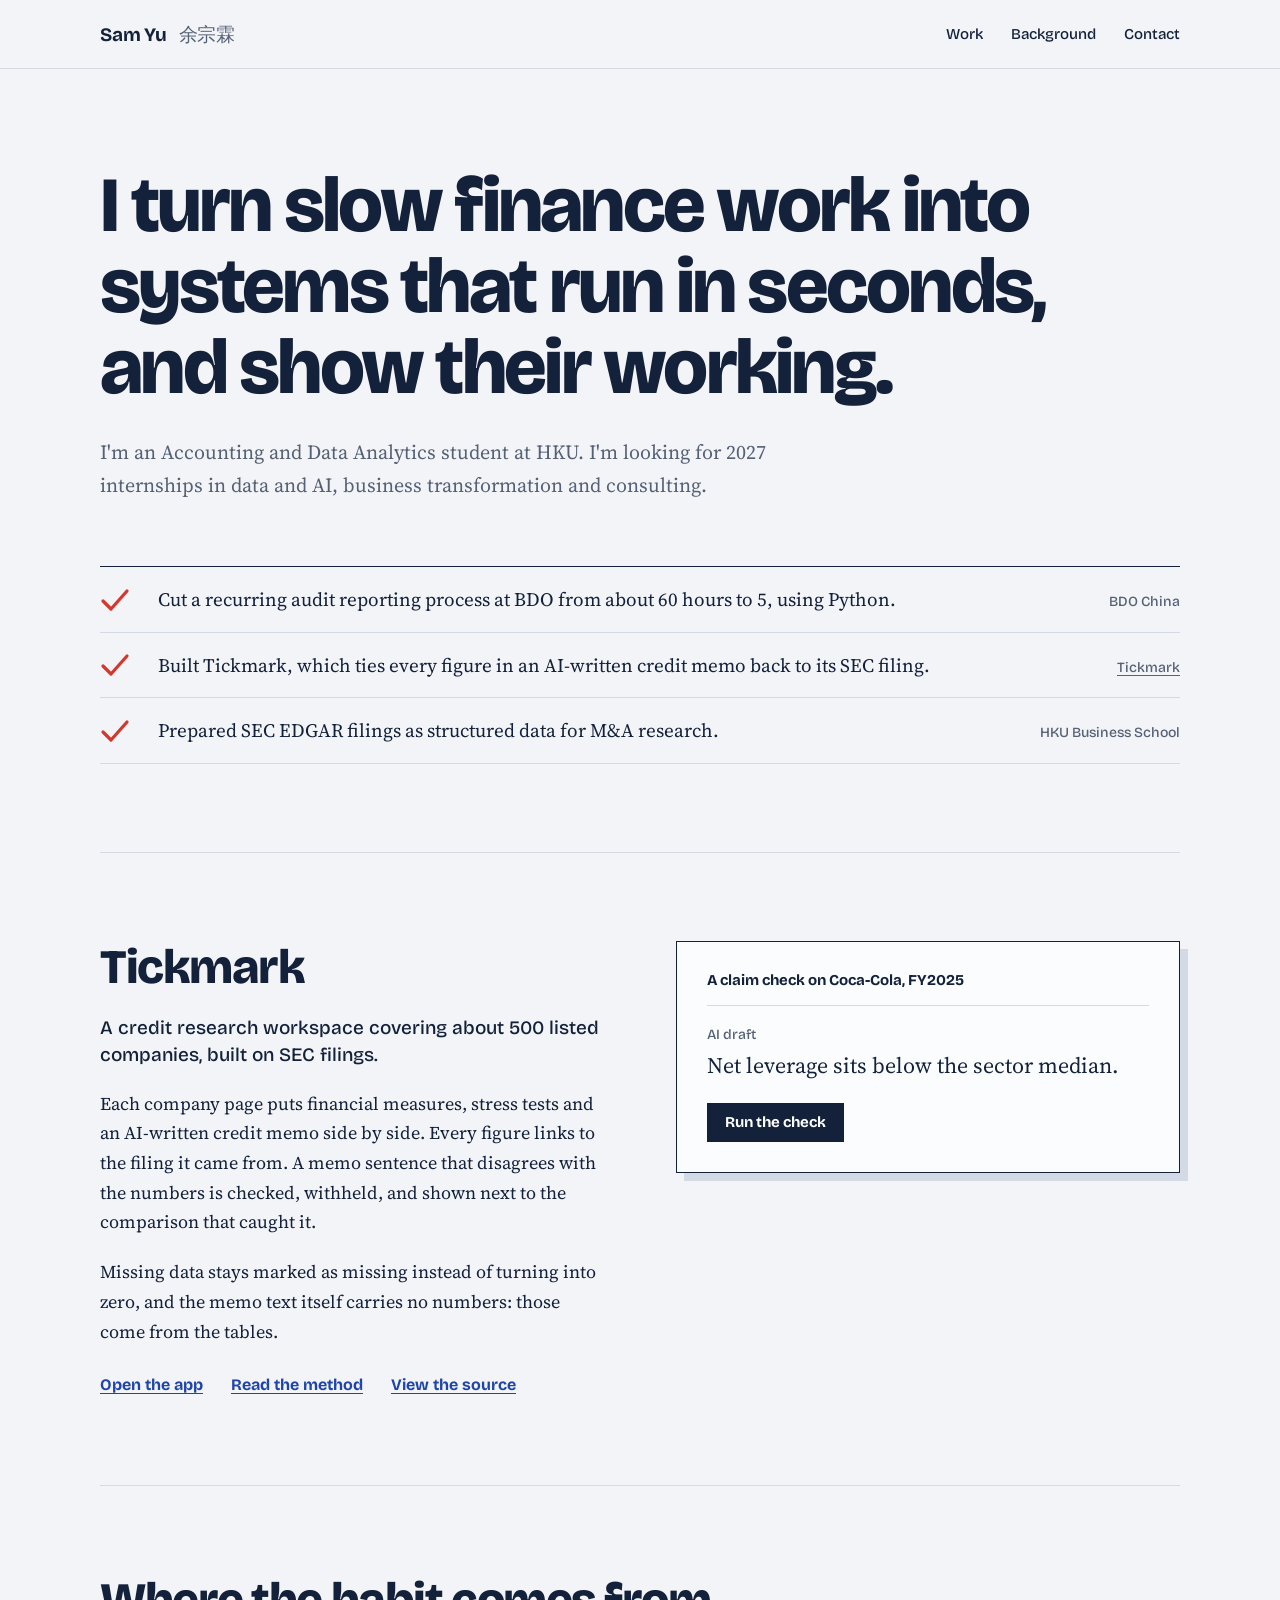
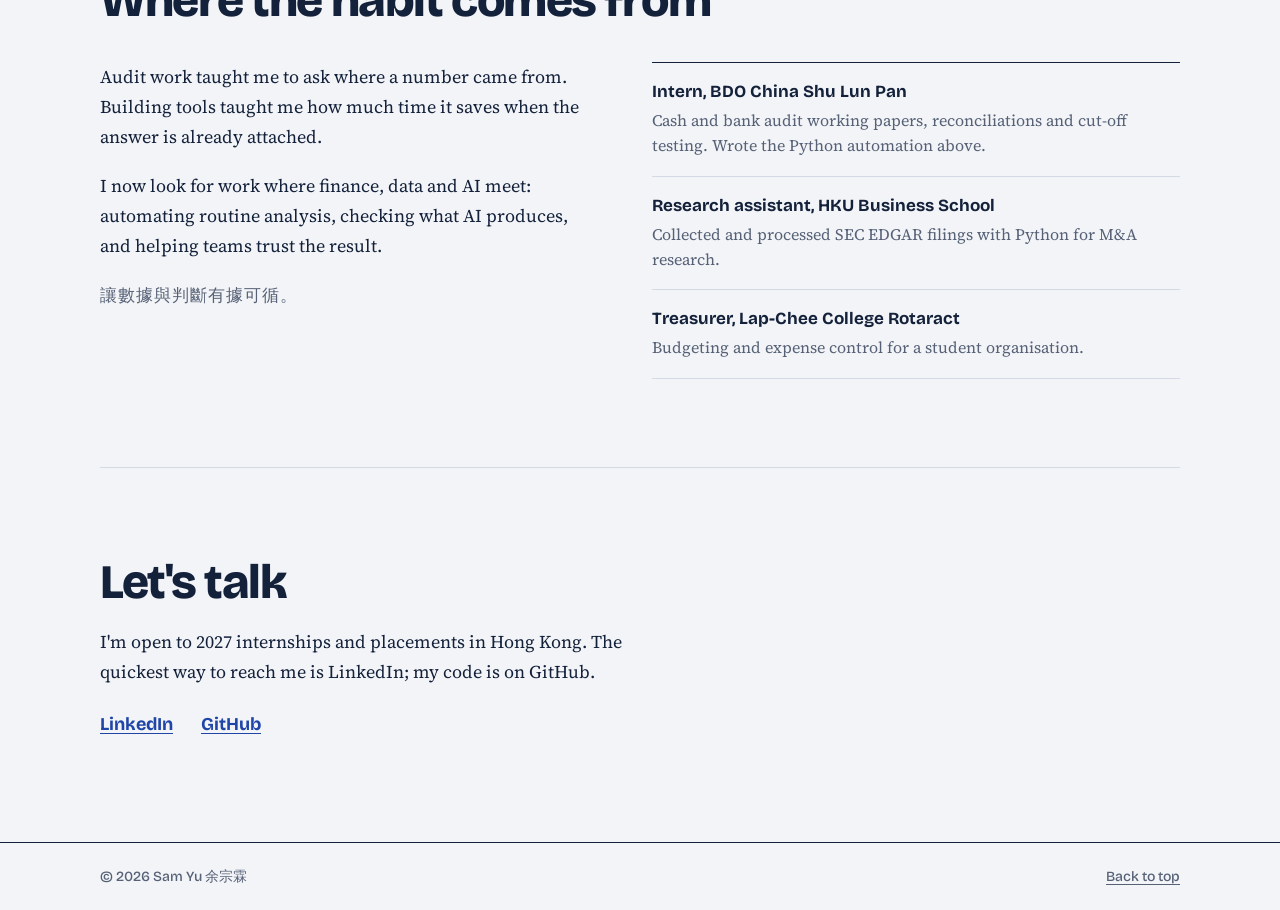
<file: index.html>
<!doctype html>
<html lang="en">
<head>
  <meta charset="utf-8">
  <meta name="viewport" content="width=device-width, initial-scale=1">
  <meta name="theme-color" content="#f2f4f7">
  <meta name="description" content="Sam (Zonglin) Yu studies Accounting and Data Analytics at HKU and builds finance tools that run in seconds and show their working.">
  <meta property="og:type" content="website">
  <meta property="og:title" content="Sam Yu 余宗霖 | Finance tools that show their working">
  <meta property="og:description" content="HKU Accounting and Data Analytics student. Automation, SEC data and checked AI analysis.">
  <meta property="og:url" content="https://yuzonglinsam.github.io/">
  <title>Sam Yu 余宗霖 | Finance tools that show their working</title>
  <link rel="icon" href="/img/portfolio-mark.svg" type="image/svg+xml">
  <link rel="preconnect" href="https://fonts.googleapis.com">
  <link rel="preconnect" href="https://fonts.gstatic.com" crossorigin>
  <link rel="stylesheet" href="https://fonts.googleapis.com/css2?family=Bricolage+Grotesque:opsz,wght@12..96,500;12..96,700;12..96,800&family=Source+Serif+4:ital,opsz,wght@0,8..60,400;0,8..60,600;1,8..60,400&display=swap">
  <link rel="stylesheet" href="/css/portfolio.css?v=20261026">
</head>
<body>
  <a class="skip-link" href="#main">Skip to content</a>

  <header class="site-header">
    <div class="wrap header-inner">
      <a class="brand" href="#top">Sam Yu <span lang="zh-Hant">余宗霖</span></a>
      <nav aria-label="Main navigation">
        <a href="#work">Work</a>
        <a href="#background">Background</a>
        <a href="#contact">Contact</a>
      </nav>
    </div>
  </header>

  <main id="main">
    <section class="hero wrap" id="top" aria-labelledby="hero-title">
      <h1 id="hero-title">I turn slow finance work into systems that run in seconds, and show their working.</h1>
      <p class="hero-lede">I'm an Accounting and Data Analytics student at HKU. I'm looking for 2027 internships in data and AI, business transformation and consulting.</p>

      <ul class="ticks" aria-label="Checked claims">
        <li>
          <svg class="tick" viewBox="0 0 30 24" aria-hidden="true"><path d="M3 13 L11 21 L27 3"/></svg>
          <span class="claim">Cut a recurring audit reporting process at BDO from about 60 hours to 5, using Python.</span>
          <span class="ref">BDO China</span>
        </li>
        <li>
          <svg class="tick" viewBox="0 0 30 24" aria-hidden="true"><path d="M3 13 L11 21 L27 3"/></svg>
          <span class="claim">Built Tickmark, which ties every figure in an AI-written credit memo back to its SEC filing.</span>
          <span class="ref"><a href="#work">Tickmark</a></span>
        </li>
        <li>
          <svg class="tick" viewBox="0 0 30 24" aria-hidden="true"><path d="M3 13 L11 21 L27 3"/></svg>
          <span class="claim">Prepared SEC EDGAR filings as structured data for M&amp;A research.</span>
          <span class="ref">HKU Business School</span>
        </li>
      </ul>
    </section>

    <section class="work wrap" id="work" aria-labelledby="work-title">
      <div class="work-copy">
        <h2 id="work-title">Tickmark</h2>
        <p class="work-kind">A credit research workspace covering about 500 listed companies, built on SEC filings.</p>
        <p>Each company page puts financial measures, stress tests and an AI-written credit memo side by side. Every figure links to the filing it came from. A memo sentence that disagrees with the numbers is checked, withheld, and shown next to the comparison that caught it.</p>
        <p>Missing data stays marked as missing instead of turning into zero, and the memo text itself carries no numbers: those come from the tables.</p>
        <p class="links">
          <a href="https://tickmark-gules.vercel.app" target="_blank" rel="noopener noreferrer">Open the app</a>
          <a href="https://tickmark-gules.vercel.app/methodology" target="_blank" rel="noopener noreferrer">Read the method</a>
          <a href="https://github.com/yuzonglinsam/tickmark" target="_blank" rel="noopener noreferrer">View the source</a>
        </p>
      </div>

      <figure class="check" id="check" data-state="checked">
        <figcaption>A claim check on Coca-Cola, FY2025</figcaption>
        <div class="check-draft">
          <p class="check-label">AI draft</p>
          <p class="sentence">Net leverage sits below the sector median.</p>
        </div>
        <dl class="check-figures">
          <div><dt>Coca-Cola net debt / EBITDA</dt><dd>2.38x</dd></div>
          <div><dt>Sector median</dt><dd>2.34x</dd></div>
        </dl>
        <p class="verdict"><svg class="cross" viewBox="0 0 24 24" aria-hidden="true"><path d="M4 4 L20 20 M20 4 L4 20"/></svg><span>Above, not below. The sentence is withheld.</span></p>
        <button class="check-button" type="button" aria-controls="check" hidden>Run the check</button>
      </figure>
    </section>

    <section class="background wrap" id="background" aria-labelledby="bg-title">
      <h2 id="bg-title">Where the habit comes from</h2>
      <div class="bg-grid">
        <div class="bg-text">
          <p>Audit work taught me to ask where a number came from. Building tools taught me how much time it saves when the answer is already attached.</p>
          <p>I now look for work where finance, data and AI meet: automating routine analysis, checking what AI produces, and helping teams trust the result.</p>
          <p class="zh" lang="zh-Hant">讓數據與判斷有據可循。</p>
        </div>
        <ol class="roles">
          <li><strong>Intern, BDO China Shu Lun Pan</strong><span>Cash and bank audit working papers, reconciliations and cut-off testing. Wrote the Python automation above.</span></li>
          <li><strong>Research assistant, HKU Business School</strong><span>Collected and processed SEC EDGAR filings with Python for M&amp;A research.</span></li>
          <li><strong>Treasurer, Lap-Chee College Rotaract</strong><span>Budgeting and expense control for a student organisation.</span></li>
        </ol>
      </div>
    </section>

    <section class="contact wrap" id="contact" aria-labelledby="contact-title">
      <h2 id="contact-title">Let's talk</h2>
      <p>I'm open to 2027 internships and placements in Hong Kong. The quickest way to reach me is LinkedIn; my code is on GitHub.</p>
      <p class="links">
        <a href="https://www.linkedin.com/in/yuzonglin/" target="_blank" rel="noopener noreferrer">LinkedIn</a>
        <a href="https://github.com/yuzonglinsam" target="_blank" rel="noopener noreferrer">GitHub</a>
      </p>
    </section>
  </main>

  <footer class="site-footer"><div class="wrap footer-inner"><span>© 2026 Sam Yu <span lang="zh-Hant">余宗霖</span></span><a href="#top">Back to top</a></div></footer>

  <script>
    (function () {
      var fig = document.getElementById('check');
      var btn = fig && fig.querySelector('.check-button');
      if (!btn) return;
      btn.hidden = false;
      function set(state) {
        fig.setAttribute('data-state', state);
        btn.textContent = state === 'checked' ? 'Show the draft again' : 'Run the check';
        btn.setAttribute('aria-expanded', state === 'checked');
      }
      set('draft');
      btn.addEventListener('click', function () {
        set(fig.getAttribute('data-state') === 'draft' ? 'checked' : 'draft');
      });
    })();
  </script>
</body>
</html>
</file>
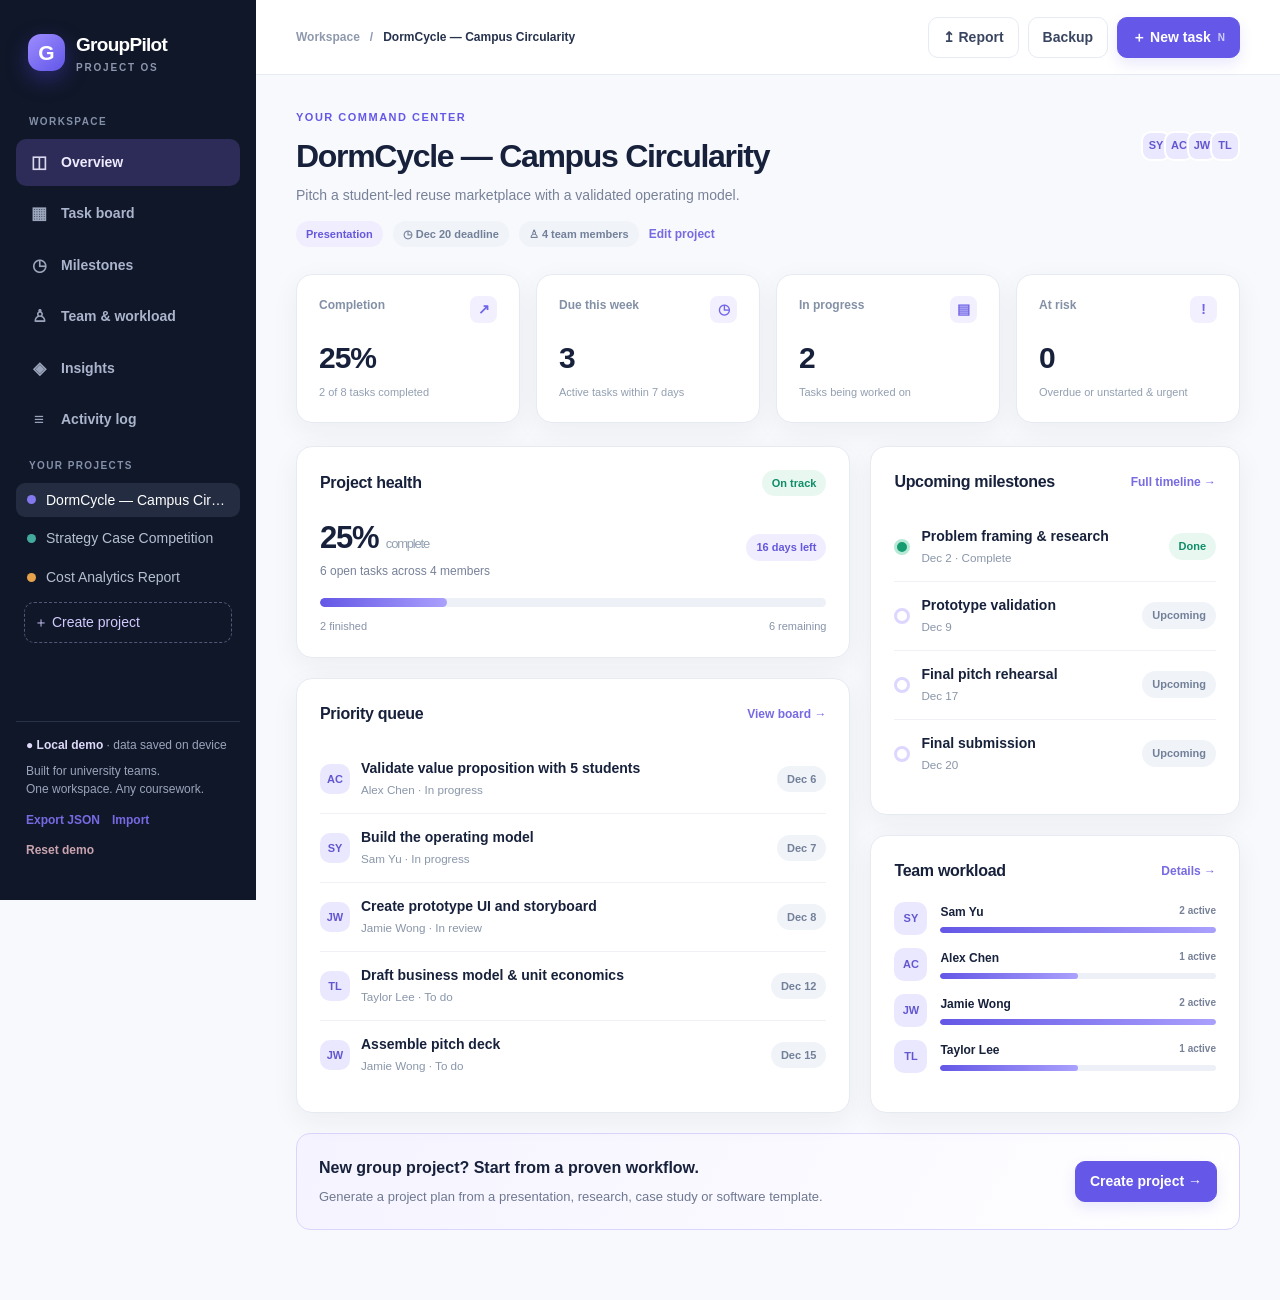
<file: grouppilot/index.html>
<!doctype html>
<html lang="en"><head><meta charset="utf-8"><meta name="viewport" content="width=device-width,initial-scale=1"><meta name="theme-color" content="#111827"><title>GroupPilot v2 — Student project command center</title>
<style>
:root{--ink:#17213b;--muted:#778198;--line:#e6eaf2;--soft:#f5f7fb;--purple:#6558e8;--purple2:#8579f5;--nav:#101728;--green:#179b70;--amber:#e39b36;--rose:#d85d73;--shadow:0 8px 28px rgba(36,44,75,.055)}*{box-sizing:border-box}body{margin:0;background:#f8f9fc;color:var(--ink);font:14px/1.5 Inter,ui-sans-serif,-apple-system,BlinkMacSystemFont,"Segoe UI",sans-serif}button,input,select,textarea{font:inherit}button{cursor:pointer}button:disabled{opacity:.5;cursor:default}a{color:var(--purple)}.app{display:flex;min-height:100vh}.sidebar{width:256px;flex-shrink:0;background:var(--nav);color:#dae0f2;display:flex;flex-direction:column;padding:27px 16px;position:sticky;height:100vh;top:0}.brand{display:flex;gap:11px;align-items:center;padding:4px 12px 25px}.logo{background:linear-gradient(140deg,#9e8cff,#6157e8);height:37px;width:37px;border-radius:13px;display:grid;place-items:center;color:white;font-size:21px;font-weight:900;box-shadow:0 8px 22px #5544dd66}.brand strong{font-size:19px;letter-spacing:-.7px;color:white}.brand small{display:block;color:#8c96af;font-size:10px;letter-spacing:1.8px;font-weight:750}.side-label{font-size:10px;color:#8390a9;letter-spacing:1.4px;font-weight:780;margin:14px 13px 10px}.side-nav{display:grid;gap:4px}.nav{width:100%;text-align:left;border:0;background:transparent;color:#aab5cd;padding:11px 13px;border-radius:10px;font-weight:600;display:flex;align-items:center;gap:12px}.nav:hover{background:#232c41;color:#fff}.nav.active{background:#2d2c58;color:#eeeaff}.nav .mark{width:20px;text-align:center;font-size:17px;opacity:.9}.side-projects{display:grid;gap:4px}.project-choice{background:none;border:0;text-align:left;color:#b4bfd1;display:flex;align-items:center;gap:10px;padding:9px 11px;border-radius:9px;width:100%;line-height:1.2}.project-choice span:last-child{overflow:hidden;text-overflow:ellipsis;white-space:nowrap}.project-choice.active,.project-choice:hover{background:#232c41;color:#fff}.project-dot{width:9px;height:9px;min-width:9px;border-radius:50%;background:#9089f7}.side-footer{margin-top:auto;padding:14px 10px;border-top:1px solid #283349;color:#9aa5bd;font-size:12px}.side-footer b{color:#dfdafa}.side-button{color:#d1caff;border:1px dashed #52587b;border-radius:10px;margin:7px 8px;padding:9px;background:transparent;text-align:left}.side-button:hover{background:#252c44}.main{min-width:0;flex:1}.topbar{height:75px;background:#fff;display:flex;align-items:center;justify-content:space-between;padding:0 40px;border-bottom:1px solid var(--line);gap:15px}.breadcrumb{color:#8e99ad;font-size:12px;font-weight:650}.breadcrumb span{color:#26324e}.top-actions{display:flex;gap:9px;align-items:center}.btn{border:1px solid var(--line);padding:9px 14px;border-radius:10px;background:white;color:#394560;font-weight:680;white-space:nowrap;display:inline-flex;align-items:center;justify-content:center;gap:7px}.btn:hover{border-color:#bcb5fa;color:#5145cd}.btn.primary{background:var(--purple);border-color:var(--purple);color:white;box-shadow:0 6px 14px #6558e822}.btn.primary:hover{background:#5145d2}.btn.ghost{background:transparent}.btn.danger{color:#b83a52}.content{max-width:1540px;margin:auto;padding:34px 40px 70px}.eyebrow{font-size:11px;font-weight:800;letter-spacing:1.5px;color:var(--purple);text-transform:uppercase}.page-head{display:flex;justify-content:space-between;gap:16px;align-items:flex-start;margin:5px 0 27px}.page-head h1{font-size:32px;letter-spacing:-1.3px;line-height:1.16;margin:7px 0 10px}.subtitle{color:var(--muted);margin:0;max-width:750px}.chip{border-radius:99px;padding:5px 10px;font-size:11px;font-weight:750;display:inline-flex;align-items:center;gap:5px}.chip.purple{color:#6558dc;background:#f0edff}.chip.green{color:#0f8d68;background:#e8f8f1}.chip.amber{color:#ac6c16;background:#fff3df}.chip.red{color:#c54460;background:#fff0f2}.chip.gray{color:#728099;background:#f0f3f8}.meta-line{display:flex;gap:10px;flex-wrap:wrap;align-items:center;margin-top:15px}.meta-line .chip{font-weight:650}.kpi-grid{display:grid;grid-template-columns:repeat(4,minmax(0,1fr));gap:16px;margin-bottom:23px}.panel,.kpi{background:white;border:1px solid var(--line);border-radius:16px;box-shadow:var(--shadow)}.kpi{padding:21px 22px}.kpi-label{color:#8390a5;font-size:12px;font-weight:650;display:flex;justify-content:space-between}.kpi-number{font-weight:770;letter-spacing:-1px;font-size:30px;margin:12px 0 4px}.kpi-sub{font-size:11px;color:#929fb1}.tiny-icon{background:#f2f0ff;color:#7165e8;width:27px;height:27px;border-radius:8px;display:grid;place-items:center;font-size:14px}.grid-2{display:grid;grid-template-columns:minmax(0,1.5fr) minmax(310px,1fr);gap:20px}.stack{display:grid;gap:20px}.panel{padding:23px}.panel-head{display:flex;justify-content:space-between;align-items:center;gap:10px;margin-bottom:19px}.panel h2{font-size:16px;letter-spacing:-.3px;margin:0}.panel-head small{color:#8996a9}.progress-track{height:9px;border-radius:100px;background:#edf0f6;overflow:hidden}.progress-fill{height:100%;background:linear-gradient(90deg,#6457e6,#aaa0fc);border-radius:100px;transition:width .25s}.line-item{border-bottom:1px solid #f0f1f5;padding:13px 0;display:flex;align-items:center;gap:11px;justify-content:space-between}.line-item:last-child{border-bottom:0}.line-item strong{display:block;font-weight:690}.line-item small{color:#8996a9}.initial{width:30px;height:30px;border-radius:10px;background:#eae8ff;color:#6357cf;font-weight:850;font-size:11px;display:grid;place-items:center;flex-shrink:0}.avatar-set{display:flex;align-items:center}.avatar-set .initial{margin-left:-7px;border:2px solid white}.avatar-set .initial:first-child{margin-left:0}.textmuted{color:var(--muted)}.workload-row{display:flex;align-items:center;gap:13px;margin:13px 0}.workload-row .initial{width:33px;height:33px}.workload-main{flex:1}.workload-title{display:flex;justify-content:space-between;font-weight:680;font-size:12px;margin-bottom:6px}.workload-title small{color:var(--muted)}.workload-main .progress-track{height:6px}.milestone-dot{border:3px solid #dcd7ff;background:#fff;width:16px;height:16px;border-radius:50%;flex-shrink:0}.milestone-dot.done{background:var(--green);border-color:#b7e9d6}.milestone-dot.late{border-color:#ffb3c2;background:#fbe7ec}.section-note{margin:0 0 17px;color:#8b98aa;font-size:12px}.row-between{display:flex;align-items:center;justify-content:space-between;gap:12px}.section-controls{display:flex;align-items:center;gap:9px;flex-wrap:wrap;margin-bottom:17px}.field{border:1px solid var(--line);border-radius:10px;background:white;color:var(--ink);padding:10px 12px;min-height:40px;min-width:0;outline:none}.field:focus{border-color:#aaa0ed;box-shadow:0 0 0 3px #7970e818}.search-field{width:260px}.board{display:grid;grid-template-columns:repeat(4,minmax(220px,1fr));gap:15px;align-items:start;overflow-x:auto;padding-bottom:12px}.board-column{background:#f0f2f8;border:1px solid #e9edf4;border-radius:14px;padding:13px;min-height:270px}.col-head{display:flex;justify-content:space-between;align-items:center;padding:5px 4px 15px;font-weight:750}.count{font-size:11px;color:#7f8da5;background:white;border:1px solid #e6eaf3;padding:1px 8px;border-radius:20px}.task-card{background:#fff;border:1px solid #e4e9f1;border-radius:11px;padding:15px;box-shadow:0 2px 8px #26344d08;margin-bottom:11px;cursor:grab;transition:transform .1s,border-color .1s}.task-card:hover{border-color:#bcb5ff;transform:translateY(-1px)}.task-card:focus-visible{outline:3px solid #a59cfa}.task-card .task-title{font-size:13px;font-weight:740;line-height:1.42;margin:12px 0 8px}.task-card p{font-size:11px;color:#8794a7;margin:0 0 12px;line-height:1.5}.task-meta{display:flex;align-items:center;justify-content:space-between;font-size:11px;color:#8390a4;margin-top:11px}.task-card .initial{width:27px;height:27px;font-size:9px}.task-card.late{border-left:3px solid #e46d7e}.drop-hover{box-shadow:0 0 0 2px #877cff inset}.empty{padding:26px;text-align:center;color:#9da7b9;font-size:12px;border:1px dashed #d6dce8;border-radius:11px}.date-bad{color:#d45167!important;font-weight:750}.timeline{display:grid;gap:12px}.timeline-row{display:grid;grid-template-columns:110px 1fr auto;align-items:center;gap:16px;padding:14px 15px;border:1px solid var(--line);border-radius:11px;background:#fff}.timeline-date{font-weight:700;color:#7365da}.timeline-title{font-weight:730}.timeline-detail{color:#8b98aa;font-size:12px}.team-grid{display:grid;grid-template-columns:repeat(3,minmax(190px,1fr));gap:16px}.member-card{padding:19px;border:1px solid var(--line);background:white;border-radius:14px}.member-card h3{margin:12px 0 0;font-size:14px}.member-card small{color:#8c99ac}.member-kpis{display:flex;gap:23px;margin:17px 0}.member-kpis b{font-size:18px}.member-kpis span{display:block;color:#8492a5;font-size:11px}.big-avatar{width:49px;height:49px;border-radius:17px;font-size:15px}.callout{border:1px solid #d9d5ff;background:linear-gradient(120deg,#f5f3ff,#fff);border-radius:14px;padding:22px}.callout h3{margin:0 0 7px;font-size:16px}.callout p{font-size:13px;color:#6e7890;margin:0}.muted-button{font-size:12px;background:none;border:0;color:#776ae3;font-weight:760;padding:0}.muted-button:hover{text-decoration:underline}.modal-wrap{position:fixed;inset:0;background:#1118279c;display:none;align-items:center;justify-content:center;z-index:100;padding:22px;backdrop-filter:blur(3px)}.modal-wrap.show{display:flex}.modal{background:white;border-radius:19px;max-width:590px;width:100%;max-height:min(90vh,900px);overflow:auto;box-shadow:0 22px 70px #070b2070}.modal-head{padding:25px 29px 15px;display:flex;justify-content:space-between;align-items:flex-start;border-bottom:1px solid var(--line)}.modal-head h2{margin:0;font-size:20px}.modal-body{padding:22px 29px}.form-grid{display:grid;grid-template-columns:1fr 1fr;gap:16px}.form-group{display:grid;gap:6px}.form-group.full{grid-column:1/-1}.form-group label{font-size:12px;font-weight:750;color:#647189}.form-group .field{width:100%}textarea.field{min-height:75px;resize:vertical}.modal-foot{border-top:1px solid var(--line);padding:18px 29px;display:flex;justify-content:space-between;gap:10px}.screen-reader{position:absolute;left:-9999px}.toast{position:fixed;right:25px;bottom:24px;background:#19233a;color:white;padding:13px 17px;border-radius:11px;font-size:12px;box-shadow:0 12px 30px #11182744;z-index:200;display:none}.toast.show{display:block}.kbd{font-size:10px;border:1px solid #dadfec;background:#fff;padding:2px 5px;border-radius:4px;color:#8c99a9}.info-strip{background:#f7f6ff;color:#7163c3;border:1px solid #e9e6ff;border-radius:12px;padding:11px 14px;font-size:12px;margin-bottom:18px}.bar-row{height:8px;background:#ebedf4;border-radius:10px;overflow:hidden;margin-top:8px}.bar-row span{height:100%;background:#7468e5;display:block;border-radius:10px}.stat-list{display:grid;gap:17px}.stat-list .stat-top{display:flex;justify-content:space-between;font-weight:700;font-size:12px}.project-menu-mobile{display:none}.pill-select{border:1px solid #e8eaf3;background:white;padding:9px;border-radius:10px;color:#556078}.tableish{width:100%;border-collapse:collapse}.tableish th{font-size:11px;color:#8995a9;text-align:left;padding:12px;border-bottom:1px solid #eef0f5}.tableish td{padding:13px 12px;border-bottom:1px solid #f0f2f6}.tableish tr:last-child td{border:0}@media(max-width:1190px){.sidebar{width:220px}.content{padding:26px 25px}.topbar{padding:0 25px}.grid-2{grid-template-columns:1fr}.kpi-grid{grid-template-columns:repeat(2,1fr)}.team-grid{grid-template-columns:repeat(2,1fr)}}@media(max-width:760px){.sidebar{display:none}.content{padding:24px 15px}.topbar{padding:0 15px;height:66px}.breadcrumb{display:none}.project-menu-mobile{display:block;max-width:160px}.top-actions .btn.secondary{display:none}.page-head{display:block}.page-head h1{font-size:25px}.kpi-grid{gap:10px}.kpi{padding:15px}.kpi-number{font-size:26px}.panel{padding:16px}.team-grid{grid-template-columns:1fr}.board{grid-template-columns:repeat(4,250px)}.form-grid{grid-template-columns:1fr}.timeline-row{grid-template-columns:95px 1fr}.timeline-row>span:last-child{grid-column:2}.search-field{width:100%}.section-controls>*{flex:1}.modal-head,.modal-body,.modal-foot{padding-left:18px;padding-right:18px}}

.side-projects{min-width:0;grid-template-columns:minmax(0,1fr)}.project-choice{min-width:0;max-width:100%;overflow:hidden}.task-card .chip.amber{max-width:100%;display:inline-block;overflow:hidden;text-overflow:ellipsis;white-space:nowrap}.line-item strong{overflow-wrap:anywhere}.modal-wrap .field:focus{outline:2px solid #b4abff;outline-offset:1px}@media(max-width:650px){.top-actions .secondary{padding:8px 9px;font-size:12px}}
</style></head><body>
<div class="app"><aside class="sidebar"><div class="brand"><div class="logo">G</div><div><strong>GroupPilot</strong><small>PROJECT OS</small></div></div><div class="side-label">WORKSPACE</div><nav class="side-nav" id="mainNav"></nav><div class="side-label">YOUR PROJECTS</div><div id="projectChoices" class="side-projects"></div><button class="side-button" onclick="openProjectModal()">＋ Create project</button><div class="side-footer"><div style="margin-bottom:8px"><b>● Local demo</b> · data saved on device</div><div>Built for university teams.<br>One workspace. Any coursework.</div><div style="margin-top:13px;display:flex;gap:12px"><button class="muted-button" onclick="exportData()">Export JSON</button><button class="muted-button" onclick="document.getElementById('importFile').click()">Import</button></div><button class="muted-button" style="margin-top:12px;color:#c9a4af" onclick="resetDemo()">Reset demo</button></div></aside><main class="main"><header class="topbar"><div class="breadcrumb">Workspace &nbsp; / &nbsp; <span id="breadcrumbProject">Project</span></div><select aria-label="Select project" class="field project-menu-mobile" id="mobileSelect" onchange="switchProject(this.value)"></select><div class="top-actions"><button class="btn secondary" onclick="exportReport()">↥ Report</button><button class="btn secondary" onclick="exportData()">Backup</button><button class="btn primary" onclick="openTaskModal()">＋ New task <span style="opacity:.7;font-size:10px">N</span></button></div></header><div id="screen" class="content"></div></main></div>
<input id="importFile" class="screen-reader" type="file" accept="application/json,.json" onchange="importData(event)"><div id="modalWrap" class="modal-wrap" onclick="if(event.target===this)closeModal()"><div class="modal" role="dialog" aria-modal="true" aria-labelledby="modalTitle"><div class="modal-head"><div><div class="eyebrow" id="modalEyebrow">WORKSPACE</div><h2 id="modalTitle"></h2></div><button class="btn ghost" aria-label="Close" onclick="closeModal()">✕</button></div><form id="modalForm"><div id="modalBody" class="modal-body"></div><div class="modal-foot"><button type="button" class="btn danger" id="deleteBtn" style="display:none" onclick="deleteTask()">Delete task</button><div style="margin-left:auto;display:flex;gap:9px"><button type="button" class="btn" onclick="closeModal()">Cancel</button><button type="submit" class="btn primary">Save changes</button></div></div></form></div></div><div class="toast" id="toast" aria-live="polite"></div>
<script>
'use strict';
const KEY='grouppilot.v1'; const statuses=['To do','In progress','In review','Done']; const colors=['#8378ee','#43ab9d','#e5a24a','#d36b8e']; const localISO=d=>[d.getFullYear(),String(d.getMonth()+1).padStart(2,'0'),String(d.getDate()).padStart(2,'0')].join('-');const today=()=>localISO(new Date());const future=(n)=>{let d=new Date();d.setDate(d.getDate()+n);return localISO(d)};
function seed(){return {version:1,active:'p1',view:'dashboard',projects:[{id:'p1',name:'DormCycle — Campus Circularity',course:'IIMT2601 · Innovation Management',type:'Presentation',deadline:future(16),description:'Pitch a student-led reuse marketplace with a validated operating model.',members:[{id:'m1',name:'Sam Yu',role:'Project lead'},{id:'m2',name:'Alex Chen',role:'Research'},{id:'m3',name:'Jamie Wong',role:'Design'},{id:'m4',name:'Taylor Lee',role:'Analysis'}],milestones:[{id:'a1',name:'Problem framing & research',date:future(-2),done:true},{id:'a2',name:'Prototype validation',date:future(5),done:false},{id:'a3',name:'Final pitch rehearsal',date:future(13),done:false},{id:'a4',name:'Final submission',date:future(16),done:false}]},{id:'p2',name:'Strategy Case Competition',course:'MGMT2401 · Management',type:'Case Study',deadline:future(24),description:'Analyze a growth decision and defend a concise management recommendation.',members:[{id:'m5',name:'Sam Yu',role:'Research lead'},{id:'m6',name:'Jordan Ng',role:'Slides'},{id:'m7',name:'Riley Ho',role:'Financial model'}],milestones:[{id:'b1',name:'Research complete',date:future(8),done:false},{id:'b2',name:'Deck v1 complete',date:future(17),done:false},{id:'b3',name:'Final submission',date:future(24),done:false}]},{id:'p3',name:'Cost Analytics Report',course:'ACCT2105 · Management Accounting',type:'Research Report',deadline:future(32),description:'Build a decision-oriented cost analysis report with reproducible assumptions.',members:[{id:'m8',name:'Sam Yu',role:'Model'},{id:'m9',name:'Morgan Lam',role:'Writing'},{id:'m10',name:'Casey Chan',role:'Quality assurance'}],milestones:[{id:'c1',name:'Source data locked',date:future(10),done:false},{id:'c2',name:'Analysis draft',date:future(24),done:false},{id:'c3',name:'Final report',date:future(32),done:false}]}],tasks:[{id:'t1',project:'p1',title:'Map target students and the reuse journey',description:'Summarize pain points with evidence from interviews.',status:'Done',priority:'High',owner:'m2',due:future(-2),category:'Research'},{id:'t2',project:'p1',title:'Build the operating model',description:'Map supply, collection points and fulfillment flow.',status:'In progress',priority:'High',owner:'m1',due:future(3),category:'Analysis'},{id:'t3',project:'p1',title:'Validate value proposition with 5 students',description:'Capture patterns and explicitly note limitations.',status:'In progress',priority:'High',owner:'m2',due:future(2),category:'Research'},{id:'t4',project:'p1',title:'Create prototype UI and storyboard',description:'Create 3 core screens with user flow.',status:'In review',priority:'Medium',owner:'m3',due:future(4),category:'Design'},{id:'t5',project:'p1',title:'Draft business model & unit economics',description:'Estimate variable cost and scale assumptions.',status:'To do',priority:'High',owner:'m4',due:future(8),category:'Analysis'},{id:'t6',project:'p1',title:'Assemble pitch deck',description:'One narrative, consistent design and evidence.',status:'To do',priority:'Medium',owner:'m3',due:future(11),category:'Slides'},{id:'t7',project:'p1',title:'Review grading rubric & submission format',description:'Confirm academic requirements before submission.',status:'Done',priority:'Medium',owner:'m1',due:future(-6),category:'Admin'},{id:'t8',project:'p1',title:'Run rehearsal and close feedback',description:'Record fixes, owners and final checks.',status:'To do',priority:'High',owner:'m1',due:future(14),category:'Presentation'},{id:'t9',project:'p2',title:'Diagnose strategic alternatives',description:'Create evidence-based recommendation matrix.',status:'In progress',priority:'High',owner:'m5',due:future(7),category:'Research'},{id:'t10',project:'p2',title:'Build financial sensitivity model',description:'Show upside and downside scenarios.',status:'To do',priority:'High',owner:'m7',due:future(12),category:'Analysis'},{id:'t11',project:'p2',title:'Translate analysis into executive slides',description:'Use answer-first story structure.',status:'To do',priority:'Medium',owner:'m6',due:future(17),category:'Slides'},{id:'t12',project:'p3',title:'Agree problem statement and assumptions',description:'Document deliverables and evaluation criteria.',status:'In progress',priority:'High',owner:'m8',due:future(7),category:'Planning'},{id:'t13',project:'p3',title:'Build calculation workbook',description:'Reproducible model with scenario notes.',status:'To do',priority:'High',owner:'m8',due:future(20),category:'Analysis'},{id:'t14',project:'p3',title:'Draft findings and recommendations',description:'Connect model outputs to managerial decisions.',status:'To do',priority:'Medium',owner:'m9',due:future(25),category:'Writing'},{id:'t15',project:'p3',title:'Proofread & submission QA',description:'Cross-check calculations, citations and formatting.',status:'To do',priority:'High',owner:'m10',due:future(30),category:'Quality'}]}}
let db;try{db=JSON.parse(localStorage.getItem(KEY))}catch(e){}if(!db||!Array.isArray(db.projects)||!Array.isArray(db.tasks))db=seed();if(!db.projects.some(p=>p.id===db.active))db.active=db.projects[0]?.id; db.view=db.view||'dashboard';db.activity=Array.isArray(db.activity)?db.activity:[];
const $=id=>document.getElementById(id);const esc=s=>String(s??'').replace(/[&<>"']/g,x=>({'&':'&amp;','<':'&lt;','>':'&gt;','"':'&quot;',"'":'&#39;'}[x]));const uid=()=>String(Date.now())+Math.random().toString(36).slice(2,7);const project=()=>db.projects.find(p=>p.id===db.active);const tasks=()=>db.tasks.filter(t=>t.project===db.active);const member=(id)=>project()?.members.find(m=>m.id===id);const initials=name=>String(name||'?').trim().split(/\s+/).slice(0,2).map(s=>s[0]||'').join('').toUpperCase();const fmt=d=>{if(!d)return 'No date';let a=new Date(d+'T12:00:00');return a.toLocaleDateString('en-US',{month:'short',day:'numeric'})};const days=d=>{if(!d)return null;let a=new Date(d+'T12:00:00');let b=new Date();b.setHours(12,0,0,0);return Math.round((a-b)/86400000)};const isLate=t=>t.status!=='Done'&&days(t.due)<0;const progress=tt=>tt.length?Math.round(100*tt.filter(t=>t.status==='Done').length/tt.length):0;function save(){localStorage.setItem(KEY,JSON.stringify(db))}let toastTimer;function toast(msg){$('toast').textContent=msg;$('toast').classList.add('show');clearTimeout(toastTimer);toastTimer=setTimeout(()=>$('toast').classList.remove('show'),2600)}
function recordEvent(kind,message,pid=db.active){db.activity.push({id:uid(),project:pid,kind,message,time:new Date().toISOString()});if(db.activity.length>600)db.activity=db.activity.slice(-600)}
function blockedBy(t){if(!t||!t.dependsOn)return null;let dep=db.tasks.find(x=>x.id===t.dependsOn&&x.project===t.project);return dep&&dep.status!=='Done'?dep:null}
function createsCycle(taskId,dependencyId){let next=dependencyId,seen=new Set();while(next){if(next===taskId)return true;if(seen.has(next))return true;seen.add(next);next=db.tasks.find(t=>t.id===next)?.dependsOn}return false}
function renderActivity(){const list=(db.activity||[]).filter(e=>e.project===db.active).slice().reverse();return `<div class="grid-2"><section class="panel"><div class="panel-head"><h2>Change history</h2><span class="chip purple">${list.length} recorded changes</span></div><p class="section-note">Records edits on this device. Updates by different people are not individually authenticated in this local prototype.</p>${list.length?list.map(e=>`<div class="line-item"><span class="chip ${e.kind==='task'?'purple':e.kind==='milestone'?'green':'gray'}">${esc(e.kind)}</span><div style="flex:1"><strong>${esc(e.message)}</strong><small>${new Date(e.time).toLocaleString('en-US',{month:'short',day:'numeric',hour:'2-digit',minute:'2-digit'})}</small></div></div>`).join(''):'<div class="empty">No changes recorded yet. Move a task or edit a milestone to start an activity trail.</div>'}</section><section class="panel"><div class="panel-head"><h2>Accountability model</h2></div><p class="textmuted">Every task has an owner, due date, status and optional prerequisite. Recent edits are visible here so project leads can explain how delivery evolved.</p><div class="line-item"><strong>Task ownership</strong><span class="chip purple">${tasks().filter(t=>!!t.owner).length}/${tasks().length}</span></div><div class="line-item"><strong>Blocked tasks</strong><span class="chip amber">${tasks().filter(t=>t.status!=='Done'&&blockedBy(t)).length}</span></div><div class="line-item"><strong>Pending review</strong><span class="chip gray">${tasks().filter(t=>t.status==='In review').length}</span></div><button class="btn" onclick="exportReport()" style="margin-top:20px">Export project status report</button></section></div>`}
function exportReport(){const p=project(),tt=tasks(),late=tt.filter(isLate),blocked=tt.filter(t=>blockedBy(t)&&t.status!=='Done');const cell=v=>esc(v||'—');let page=`<!doctype html><html lang="en"><meta charset="utf-8"><title>${cell(p.name)} — GroupPilot status report</title><style>body{font:14px/1.65 system-ui,sans-serif;color:#17213b;margin:45px;max-width:1000px}h1{font-size:27px}h2{font-size:18px;margin-top:25px}table{width:100%;border-collapse:collapse}th,td{border-bottom:1px solid #e2e7ef;text-align:left;padding:9px}th{background:#f4f5fb}small{color:#6b7280}aside{background:#f3f1ff;padding:14px;border-radius:9px}@media print{body{margin:25px}}</style><h1>${cell(p.name)}</h1><p>${cell(p.course)} · ${cell(p.type)} · Due ${cell(p.deadline)}</p><p>${cell(p.description)}</p><aside><b>Delivery status:</b> ${progress(tt)}% complete · ${tt.filter(t=>t.status==='Done').length}/${tt.length} tasks done · ${late.length} overdue · ${blocked.length} blocked</aside><h2>Task responsibilities</h2><table><thead><tr><th>Task</th><th>Owner</th><th>Status</th><th>Due</th><th>Depends on</th></tr></thead><tbody>${tt.map(t=>`<tr><td>${cell(t.title)}</td><td>${cell(p.members.find(m=>m.id===t.owner)?.name)}</td><td>${cell(t.status)}</td><td>${cell(t.due)}</td><td>${cell(tt.find(x=>x.id===t.dependsOn)?.title)}</td></tr>`).join('')}</tbody></table><h2>Milestones</h2><table>${p.milestones.map(m=>`<tr><td>${cell(m.name)}</td><td>${cell(m.date)}</td><td>${m.done?'Complete':'Open'}</td></tr>`).join('')}</table><small>Generated locally in GroupPilot. Snapshot date: ${new Date().toLocaleString()}.</small></html>`;let a=document.createElement('a'),blob=new Blob([page],{type:'text/html;charset=utf-8'}),url=URL.createObjectURL(blob);a.href=url;a.download='GroupPilot-report-'+today()+'.html';a.click();setTimeout(()=>URL.revokeObjectURL(url),4000);recordEvent('report','Exported a project status report');save();toast('Printable status report downloaded')}
function renderSidebar(){let nav=[['dashboard','◫','Overview'],['board','▦','Task board'],['timeline','◷','Milestones'],['team','♙','Team & workload'],['insights','◈','Insights'],['activity','≡','Activity log']];$('mainNav').innerHTML=nav.map(([id,icon,label])=>`<button class="nav ${db.view===id?'active':''}" onclick="setView('${id}')"><span class="mark">${icon}</span>${label}</button>`).join('');$('projectChoices').innerHTML=db.projects.map((p,i)=>`<button class="project-choice ${db.active===p.id?'active':''}" onclick="switchProject('${esc(p.id)}')"><span class="project-dot" style="background:${colors[i%colors.length]}"></span><span>${esc(p.name)}</span></button>`).join('');$('mobileSelect').innerHTML=db.projects.map(p=>`<option value="${esc(p.id)}" ${p.id===db.active?'selected':''}>${esc(p.name)}</option>`).join('');$('breadcrumbProject').textContent=project()?.name||'';}
function setView(v){db.view=v;save();render()}function switchProject(id){if(!db.projects.some(p=>p.id===id))return;db.active=id;save();render()}function render(){renderSidebar();let p=project();if(!p){$('screen').innerHTML='Create a project to begin.';return}const titles={dashboard:'Project overview',board:'Task board',timeline:'Milestones & timeline',team:'Team & workload',insights:'Project insights',activity:'Activity & accountability'};let head=`<div class="eyebrow">${db.view==='dashboard'?'YOUR COMMAND CENTER':'PROJECT WORKSPACE'}</div><div class="page-head"><div><h1>${db.view==='dashboard'?esc(p.name):titles[db.view]}</h1><p class="subtitle">${db.view==='dashboard'?esc(p.description||'Plan work, align your team, and deliver with confidence.'):`${esc(p.name)} · ${esc(p.course||'University project')}`}</p><div class="meta-line"><span class="chip purple">${esc(p.type)}</span><span class="chip gray">◷ ${fmt(p.deadline)} deadline</span><span class="chip gray">♙ ${p.members.length} team members</span><button class="muted-button" onclick="openProjectModal(true)">Edit project</button></div></div><div class="avatar-set">${p.members.slice(0,5).map(m=>`<div class="initial" title="${esc(m.name)}">${esc(initials(m.name))}</div>`).join('')}</div></div>`;let body={dashboard:renderDashboard,board:renderBoard,timeline:renderTimeline,team:renderTeam,insights:renderInsights,activity:renderActivity}[db.view]();$('screen').innerHTML=head+body;}
function renderDashboard(){let tt=tasks(),n=tt.length,done=tt.filter(t=>t.status==='Done').length,late=tt.filter(isLate),soon=tt.filter(t=>t.status!=='Done'&&days(t.due)>=0&&days(t.due)<=7),p=project();let kpis=[['Completion',`${progress(tt)}%`,`${done} of ${n} tasks completed`,'↗'],['Due this week',soon.length,'Active tasks within 7 days','◷'],['In progress',tt.filter(t=>t.status==='In progress').length,'Tasks being worked on','▤'],['At risk',late.length+soon.filter(t=>t.status==='To do'&&days(t.due)<=2).length,'Overdue or unstarted & urgent','!']];return `<div class="kpi-grid">${kpis.map(([l,n,s,i])=>`<div class="kpi"><div class="kpi-label">${l}<span class="tiny-icon">${i}</span></div><div class="kpi-number">${n}</div><div class="kpi-sub">${s}</div></div>`).join('')}</div><div class="grid-2"><div class="stack"><section class="panel"><div class="panel-head"><h2>Project health</h2><span class="chip ${late.length?'amber':'green'}">${late.length?'Needs attention':'On track'}</span></div><div class="row-between"><div><div style="font-size:31px;font-weight:790;letter-spacing:-1.2px">${progress(tt)}% <span style="font-size:13px;font-weight:500;color:#93a0b2">complete</span></div><div class="textmuted" style="font-size:12px">${n-done} open tasks across ${p.members.length} members</div></div><span class="chip purple">${Math.max(0,days(p.deadline))} days left</span></div><div class="progress-track" style="margin:18px 0 11px"><div class="progress-fill" style="width:${progress(tt)}%"></div></div><div style="display:flex;justify-content:space-between;color:#8793a9;font-size:11px"><span>${done} finished</span><span>${n-done} remaining</span></div></section><section class="panel"><div class="panel-head"><h2>Priority queue</h2><button class="muted-button" onclick="setView('board')">View board →</button></div>${tt.filter(t=>t.status!=='Done').sort((a,b)=>(days(a.due)??9999)-(days(b.due)??9999)).slice(0,5).map(t=>`<div class="line-item" onclick="openTaskModal('${esc(t.id)}')" style="cursor:pointer"><div class="initial">${esc(initials(member(t.owner)?.name||'?'))}</div><div style="flex:1;min-width:0"><strong style="overflow:hidden;text-overflow:ellipsis;white-space:nowrap">${esc(t.title)}</strong><small>${esc(member(t.owner)?.name||'Unassigned')} · ${esc(t.status)}</small></div><span class="chip ${isLate(t)?'red':'gray'}">${fmt(t.due)}</span></div>`).join('')||'<div class="empty">Everything is completed. Nice work.</div>'}</section></div><div class="stack"><section class="panel"><div class="panel-head"><h2>Upcoming milestones</h2><button class="muted-button" onclick="setView('timeline')">Full timeline →</button></div>${[...p.milestones].sort((a,b)=>a.date.localeCompare(b.date)).slice(0,5).map(m=>`<div class="line-item" style="justify-content:flex-start"><span class="milestone-dot ${m.done?'done':days(m.date)<0?'late':''}"></span><div style="flex:1"><strong>${esc(m.name)}</strong><small>${fmt(m.date)}${m.done?' · Complete':''}</small></div><span class="chip ${m.done?'green':'gray'}">${m.done?'Done':days(m.date)<0?'Late':'Upcoming'}</span></div>`).join('')||'<div class="empty">Add your first milestone.</div>'}</section><section class="panel"><div class="panel-head"><h2>Team workload</h2><button class="muted-button" onclick="setView('team')">Details →</button></div>${workloadRows(p,tt)}</section></div></div><div class="callout" style="margin-top:20px"><div class="row-between"><div><h3>New group project? Start from a proven workflow.</h3><p>Generate a project plan from a presentation, research, case study or software template.</p></div><button class="btn primary" onclick="openProjectModal()">Create project →</button></div></div>`}
function workloadRows(p,tt){let max=Math.max(1,...p.members.map(m=>tt.filter(t=>t.owner===m.id&&t.status!=='Done').length));return p.members.map(m=>{let count=tt.filter(t=>t.owner===m.id&&t.status!=='Done').length;return `<div class="workload-row"><div class="initial">${esc(initials(m.name))}</div><div class="workload-main"><div class="workload-title"><span>${esc(m.name)}</span><small>${count} active</small></div><div class="progress-track"><div class="progress-fill" style="width:${count/max*100}%"></div></div></div></div>`}).join('')||'<div class="empty">No team members yet.</div>'}
let boardSearch='',boardOwner='all';function renderBoard(){let p=project(),tt=tasks().filter(t=>(boardOwner==='all'||t.owner===boardOwner)&&(!boardSearch||`${t.title} ${t.description} ${t.category}`.toLowerCase().includes(boardSearch.toLowerCase())));return `<p class="section-note">Move a card between columns to change its status. Select a card to edit details.</p><div class="section-controls"><input class="field search-field" id="boardSearch" placeholder="⌕ Search tasks  /" value="${esc(boardSearch)}" oninput="boardSearch=this.value;refreshBoard()"><select class="field" id="ownerFilter" onchange="boardOwner=this.value;refreshBoard()"><option value="all">All members</option>${p.members.map(m=>`<option value="${esc(m.id)}" ${boardOwner===m.id?'selected':''}>${esc(m.name)}</option>`).join('')}</select><button class="btn" onclick="openTaskModal()">＋ Add task</button></div><div id="kanban">${boardColumns(tt)}</div>`}
function refreshBoard(){const q=$('boardSearch');let focused=document.activeElement===q;let pos=focused?q.selectionStart:0;let tt=tasks().filter(t=>(boardOwner==='all'||t.owner===boardOwner)&&(!boardSearch||`${t.title} ${t.description} ${t.category}`.toLowerCase().includes(boardSearch.toLowerCase())));$('kanban').innerHTML=boardColumns(tt);if(focused&&q){q.focus();q.setSelectionRange(pos,pos)}}
function boardColumns(tt){return `<div class="board">${statuses.map((s,i)=>{let subset=tt.filter(t=>t.status===s);return `<div class="board-column" data-status="${s}" ondragover="event.preventDefault();this.classList.add('drop-hover')" ondragleave="this.classList.remove('drop-hover')" ondrop="dropCard(event,'${s}');this.classList.remove('drop-hover')"><div class="col-head"><span><span style="color:${colors[i]};font-size:15px">●</span> &nbsp;${s}</span><span class="count">${subset.length}</span></div>${subset.map(t=>`<article class="task-card ${isLate(t)?'late':''}" tabindex="0" draggable="true" ondragstart="event.dataTransfer.setData('text/plain','${esc(t.id)}')" onclick="openTaskModal('${esc(t.id)}')" onkeydown="if(event.key==='Enter')openTaskModal('${esc(t.id)}')"><div class="row-between"><span class="chip ${t.priority==='High'?'red':t.priority==='Low'?'gray':'purple'}">${esc(t.priority)}</span><span style="font-size:11px;color:#9aa5b5">${esc(t.category||'Task')}</span></div><div class="task-title">${esc(t.title)}</div>${blockedBy(t)?`<div class="chip amber" style="margin:5px 0">Blocked by: ${esc(blockedBy(t).title)}</div>`:''}<p>${esc(t.description||'Click to add task details.')}</p><div class="task-meta"><span class="${isLate(t)?'date-bad':''}">◷ ${fmt(t.due)} ${isLate(t)?'· Overdue':''}</span><div class="initial" title="${esc(member(t.owner)?.name||'Unassigned')}">${esc(initials(member(t.owner)?.name||'?'))}</div></div></article>`).join('')||`<div class="empty">Drop a task here</div>`}</div>`}).join('')}</div>`}
function dropCard(event,status){event.preventDefault();let id=event.dataTransfer.getData('text/plain'),t=db.tasks.find(t=>t.id===id);if(t&&t.project===db.active){if(status==='Done'&&blockedBy(t)){alert('Complete the prerequisite task first: '+blockedBy(t).title);return}if(t.status!==status){recordEvent('task',`Moved “${t.title}” from ${t.status} to ${status}`);t.status=status}save();render();toast(`Task moved to ${status}`)}}
function renderTimeline(){let p=project();return `<div class="grid-2"><div class="stack"><section class="panel"><div class="panel-head"><h2>Delivery milestones</h2><button class="btn" onclick="openMilestoneModal()">＋ Milestone</button></div><div class="timeline">${[...p.milestones].sort((a,b)=>a.date.localeCompare(b.date)).map(m=>`<div class="timeline-row"><div class="timeline-date">${fmt(m.date)}</div><div><div class="timeline-title">${esc(m.name)}</div><div class="timeline-detail">${m.done?'Completed':days(m.date)<0?'Past due':'Upcoming checkpoint'}</div></div><span><button class="btn" onclick="toggleMilestone('${esc(m.id)}')">${m.done?'↺ Reopen':'✓ Complete'}</button><button class="btn ghost" onclick="openMilestoneModal('${esc(m.id)}')">Edit</button></span></div>`).join('')||'<div class="empty">No milestones yet.</div>'}</div></section></div><div class="stack"><section class="panel"><div class="panel-head"><h2>Deadline breakdown</h2><span class="chip purple">${fmt(p.deadline)}</span></div><p class="section-note">Tasks sorted by due date. Milestones work best as measurable deliverables.</p>${[...tasks()].sort((a,b)=>(a.due||'9999').localeCompare(b.due||'9999')).slice(0,12).map(t=>`<div class="line-item" onclick="openTaskModal('${esc(t.id)}')" style="cursor:pointer"><span class="chip ${t.status==='Done'?'green':isLate(t)?'red':'gray'}">${fmt(t.due)}</span><div style="flex:1"><strong>${esc(t.title)}</strong><small>${esc(t.status)}</small></div></div>`).join('')}</section></div></div>`}
function toggleMilestone(id){let m=project().milestones.find(m=>m.id===id);if(m){m.done=!m.done;recordEvent('milestone',`${m.done?'Completed':'Reopened'} milestone “${m.name}”`);save();render()}}
function renderTeam(){let tt=tasks(),p=project();return `<div class="team-grid">${p.members.map(m=>{let mt=tt.filter(t=>t.owner===m.id),completed=mt.filter(t=>t.status==='Done').length;return `<div class="member-card"><div class="initial big-avatar">${esc(initials(m.name))}</div><h3>${esc(m.name)}</h3><small>${esc(m.role||'Member')}</small><div class="member-kpis"><div><b>${mt.length}</b><span>Assigned</span></div><div><b>${completed}</b><span>Completed</span></div><div><b>${mt.filter(isLate).length}</b><span>Overdue</span></div></div><div class="progress-track"><div class="progress-fill" style="width:${progress(mt)}%"></div></div></div>`}).join('')}</div><div class="grid-2" style="margin-top:20px"><section class="panel"><div class="panel-head"><h2>Active workload distribution</h2><small>Based on open task counts</small></div>${workloadRows(p,tt)}</section><section class="panel"><div class="panel-head"><h2>Unassigned tasks</h2></div>${tt.filter(t=>!t.owner).map(t=>`<div class="line-item" onclick="openTaskModal('${esc(t.id)}')"><strong>${esc(t.title)}</strong><span class="chip amber">Needs owner</span></div>`).join('')||'<div class="empty">All tasks have an owner.</div>'}<button class="btn" style="margin-top:18px" onclick="openProjectModal(true)">Edit team roster</button></section></div>`}
function renderInsights(){let p=project(),tt=tasks(),late=tt.filter(isLate),soon=tt.filter(t=>t.status!=='Done'&&days(t.due)>=0&&days(t.due)<=3),none=tt.filter(t=>!t.owner&&t.status!=='Done');let counts=statuses.map(s=>tt.filter(t=>t.status===s).length);let actions=[];if(late.length)actions.push(`${late.length} overdue task(s) need new owners or recovery plans.`);if(soon.length)actions.push(`${soon.length} task(s) are due within 72 hours.`);if(none.length)actions.push(`${none.length} open task(s) still need an owner.`);let blocked=tt.filter(t=>t.status!=='Done'&&blockedBy(t));if(blocked.length)actions.push(`${blocked.length} task(s) are waiting on unfinished prerequisite work.`);if(!actions.length)actions.push('No immediate deadline flags. Review milestones and stay on schedule.');return `<div class="info-strip">Insights are calculated from task status, ownership and dates. This is rule-based analysis, not a connected AI service.</div><div class="grid-2"><div class="stack"><section class="panel"><div class="panel-head"><h2>Workflow balance</h2><span class="chip green">${progress(tt)}% delivered</span></div><div class="stat-list">${statuses.map((s,i)=>`<div><div class="stat-top"><span>${s}</span><span>${counts[i]} tasks · ${tt.length?Math.round(counts[i]/tt.length*100):0}%</span></div><div class="bar-row"><span style="width:${tt.length?counts[i]/tt.length*100:0}%;background:${colors[i]}"></span></div></div>`).join('')}</div></section><section class="panel"><div class="panel-head"><h2>Project risks & next actions</h2></div>${actions.map(a=>`<div class="line-item"><span class="chip amber">!</span><strong style="flex:1;font-weight:600">${esc(a)}</strong></div>`).join('')}<button class="btn" style="margin-top:15px" onclick="setView('board')">Open board</button></section></div><div class="stack"><section class="panel"><div class="panel-head"><h2>Ownership coverage</h2></div><div class="kpi-number">${tt.length?Math.round(100*tt.filter(t=>t.owner).length/tt.length):0}%</div><div class="textmuted" style="font-size:12px">Tasks with a clearly assigned owner</div><div class="progress-track" style="margin-top:17px"><div class="progress-fill" style="width:${tt.length?100*tt.filter(t=>t.owner).length/tt.length:0}%"></div></div></section><section class="panel"><div class="panel-head"><h2>Delivery checklist</h2></div>${[['Set project deadline',!!p.deadline],['Invite / define members',p.members.length>0],['Assign owners',none.length===0],['Define milestones',p.milestones.length>0],['Complete all tasks',tt.length>0&&progress(tt)===100]].map(([s,ok])=>`<div class="line-item"><span class="chip ${ok?'green':'amber'}">${ok?'✓':'○'}</span><strong style="flex:1">${s}</strong></div>`).join('')}</section></div></div>`}
function openModal(title,eyebrow,html,onSubmit,deleteVisible=false){$('modalTitle').textContent=title;$('modalEyebrow').textContent=eyebrow;$('modalBody').innerHTML=html;$('deleteBtn').style.display=deleteVisible?'':'none';$('modalForm').onsubmit=e=>{e.preventDefault();onSubmit(new FormData(e.target))};$('modalWrap').classList.add('show');setTimeout(()=>$('modalBody').querySelector('input,select,textarea')?.focus(),30)}function closeModal(){$('modalWrap').classList.remove('show')}
let editingTaskId=null;function openTaskModal(id){editingTaskId=id||null;let t=id?db.tasks.find(t=>t.id===id):{title:'',description:'',status:'To do',priority:'Medium',due:future(7),category:'Planning',owner:''};if(!t)return;let f=`<div class="form-grid"><div class="form-group full"><label>Task name</label><input class="field" name="title" value="${esc(t.title)}" placeholder="e.g. Research target audience" required maxlength="140"></div><div class="form-group full"><label>Description / definition of done</label><textarea name="description" class="field" placeholder="What does complete look like?">${esc(t.description)}</textarea></div><div class="form-group"><label>Owner</label><select name="owner" class="field"><option value="">Unassigned</option>${project().members.map(m=>`<option value="${esc(m.id)}" ${t.owner===m.id?'selected':''}>${esc(m.name)}</option>`).join('')}</select></div><div class="form-group"><label>Due date</label><input name="due" type="date" class="field" value="${esc(t.due)}"></div><div class="form-group"><label>Status</label><select name="status" class="field">${statuses.map(s=>`<option ${t.status===s?'selected':''}>${s}</option>`).join('')}</select></div><div class="form-group"><label>Priority</label><select name="priority" class="field">${['High','Medium','Low'].map(s=>`<option ${t.priority===s?'selected':''}>${s}</option>`).join('')}</select></div><div class="form-group full"><label>Workstream</label><input name="category" class="field" value="${esc(t.category)}" maxlength="40" placeholder="Research, Slides, Analysis..."></div><div class="form-group full"><label>Prerequisite task (must be done first)</label><select name="dependsOn" class="field"><option value="">None — can start independently</option>${tasks().filter(x=>x.id!==id).map(x=>`<option value="${esc(x.id)}" ${t.dependsOn===x.id?'selected':''}>${esc(x.title)}</option>`).join('')}</select></div></div>`;openModal(id?'Edit task':'Create a task','TASK DETAILS',f,form=>{let title=String(form.get('title')||'').trim();if(!title)return;let obj=id?db.tasks.find(x=>x.id===id):{id:uid(),project:db.active};let dep=String(form.get('dependsOn')||'');let status=String(form.get('status'));if(dep&&(dep===obj.id||createsCycle(obj.id,dep))){alert('This prerequisite would create a circular dependency.');return}if(dep&&status==='Done'&&db.tasks.some(x=>x.id===dep&&x.status!=='Done')){alert('Complete the prerequisite before marking this task Done.');return}let before=id?JSON.stringify(obj):'';Object.assign(obj,{title,description:String(form.get('description')||''),owner:String(form.get('owner')||''),due:String(form.get('due')||''),status,priority:String(form.get('priority')),category:String(form.get('category')||'Task'),dependsOn:dep});if(!id)db.tasks.push(obj);if(!id||before!==JSON.stringify(obj))recordEvent('task',`${id?'Updated':'Created'} “${title}”`);save();closeModal();render();toast(id?'Task updated':'Task created')},!!id)}
function deleteTask(){if(!editingTaskId||!confirm('Delete this task from the demo?'))return;let t=db.tasks.find(x=>x.id===editingTaskId);recordEvent('task',`Deleted “${t?.title||'task'}”`);db.tasks=db.tasks.filter(x=>x.id!==editingTaskId);db.tasks.forEach(x=>{if(x.dependsOn===editingTaskId)x.dependsOn='' });save();closeModal();render();toast('Task deleted')}
const templates={'Presentation':['Define topic and grading criteria','Research target audience and evidence','Develop core argument and storyline','Build presentation deck','Peer review and refine content','Rehearse and submit'], 'Research Report':['Confirm research question and rubric','Collect sources and build evidence log','Analyze evidence and develop findings','Draft report sections','Check citations and peer review','Finalize formatting and submit'],'Case Study':['Clarify business problem and evaluation criteria','Analyze context and alternatives','Develop quantitative or qualitative model','Evaluate options and recommendation','Draft executive presentation','Quality review and deliver'], 'Software Prototype':['Define scope and user stories','Sketch user flow and screen designs','Implement core features','Test critical user journeys','Prepare demo and documentation','Present and submit']};
let editingProject=false;function openProjectModal(edit=false){editingProject=edit;let p=edit?project():{name:'',course:'',description:'',deadline:future(30),type:'Presentation',members:[]};let html=`<div class="form-grid"><div class="form-group full"><label>Project name</label><input name="name" class="field" value="${esc(p.name)}" placeholder="e.g. Marketing Research Project" required maxlength="100"></div><div class="form-group"><label>Course / organization</label><input class="field" name="course" value="${esc(p.course||'')}" placeholder="e.g. IIMT2601"></div><div class="form-group"><label>Project format</label><select name="type" class="field">${Object.keys(templates).map(x=>`<option ${p.type===x?'selected':''}>${x}</option>`).join('')}</select></div><div class="form-group"><label>Final deadline</label><input type="date" class="field" name="deadline" value="${esc(p.deadline||'')}" required></div><div class="form-group"><label>Team members (one per line)</label><textarea class="field" name="members" placeholder="Sam Yu\nAlex Chen">${esc(p.members.map(m=>m.name).join('\n'))}</textarea></div><div class="form-group full"><label>Project goal</label><textarea class="field" name="description" placeholder="One sentence describing the deliverable">${esc(p.description||'')}</textarea></div>${edit?'':`<div class="form-group full"><label><input type="checkbox" checked name="generate"> Generate 6 starter tasks + 3 milestones from the project template</label></div>`}</div>`;openModal(edit?'Edit project':'New group project',edit?'PROJECT SETTINGS':'GET STARTED',html,form=>{let name=String(form.get('name')||'').trim();if(!name)return;let names=String(form.get('members')||'').split(/\n|,/).map(s=>s.trim()).filter(Boolean).slice(0,40);let oldMembers=edit?p.members:[];let members=names.map(n=>oldMembers.find(x=>x.name.toLowerCase()===n.toLowerCase())||{id:uid(),name:n,role:'Member'});let id=edit?p.id:uid();let np={id,name,course:String(form.get('course')||''),type:String(form.get('type')||'Presentation'),deadline:String(form.get('deadline')||''),description:String(form.get('description')||''),members,milestones:edit?p.milestones:[]};if(edit){db.projects=db.projects.map(x=>x.id===id?np:x)}else{db.projects.push(np);db.active=id;db.view='dashboard';if(form.get('generate'))generateTemplate(np)}recordEvent('project',`${edit?'Updated':'Created'} project “${name}”`,id);save();closeModal();render();toast(edit?'Project updated':'Workspace created')})}
function generateTemplate(p){let base=templates[p.type]||templates.Presentation;let end=new Date((p.deadline||future(30))+'T12:00:00'),start=new Date();start.setHours(12,0,0,0);let duration=Math.max(6,Math.round((end-start)/86400000));base.forEach((title,i)=>{let d=new Date(start);d.setDate(d.getDate()+Math.round(duration*(i+1)/(base.length+1)));db.tasks.push({id:uid(),project:p.id,title,description:'Customize scope and acceptance criteria with your team.',status:'To do',priority:i===base.length-1?'High':'Medium',owner:p.members.length?p.members[i%p.members.length].id:'',due:localISO(d),category:['Planning','Research','Analysis','Production','Review','Delivery'][i]})});p.milestones=[{id:uid(),name:'Research & planning complete',date:db.tasks.filter(t=>t.project===p.id)[1]?.due||p.deadline,done:false},{id:uid(),name:'Draft deliverable ready',date:db.tasks.filter(t=>t.project===p.id)[3]?.due||p.deadline,done:false},{id:uid(),name:'Final submission',date:p.deadline,done:false}]}
let editingMilestone=null;function openMilestoneModal(id){editingMilestone=id||null;let m=id?project().milestones.find(x=>x.id===id):{name:'',date:project().deadline,done:false};if(!m)return;openModal(id?'Edit milestone':'New milestone','DELIVERY CHECKPOINT',`<div class="form-grid"><div class="form-group full"><label>Milestone name</label><input name="name" class="field" value="${esc(m.name)}" required></div><div class="form-group full"><label>Target date</label><input name="date" class="field" type="date" value="${esc(m.date)}" required></div></div>`,form=>{let mm=id?project().milestones.find(x=>x.id===id):{id:uid(),done:false};mm.name=String(form.get('name')||'').trim();mm.date=String(form.get('date')||'');if(!id)project().milestones.push(mm);recordEvent('milestone',`${id?'Updated':'Created'} milestone “${mm.name}”`);save();closeModal();render();toast('Milestone saved')})}
function exportData(){let out={...db,exportedAt:new Date().toISOString()};let blob=new Blob([JSON.stringify(out,null,2)],{type:'application/json'}),url=URL.createObjectURL(blob),a=document.createElement('a');a.href=url;a.download='GroupPilot-backup-'+today()+'.json';a.click();setTimeout(()=>URL.revokeObjectURL(url),3000);toast('Workspace JSON exported')}
function importData(ev){let file=ev.target.files?.[0];if(!file)return;let reader=new FileReader();reader.onload=()=>{try{let data=JSON.parse(reader.result);if(!Array.isArray(data.projects)||!Array.isArray(data.tasks)||data.projects.length>500||data.tasks.length>30000)throw new Error('Invalid workspace');const safeId=x=>typeof x==='string'&&/^[a-zA-Z0-9_-]{1,80}$/.test(x);if(!data.projects.every(p=>safeId(p.id)&&Array.isArray(p.members)&&Array.isArray(p.milestones)&&p.members.every(m=>safeId(m.id))&&p.milestones.every(m=>safeId(m.id)))||!data.tasks.every(t=>safeId(t.id)&&safeId(t.project)&&statuses.includes(t.status)))throw new Error('Invalid project/task identifiers');if(!confirm('Replace your current workspace with this backup?'))return;db={version:2,projects:data.projects,tasks:data.tasks,activity:Array.isArray(data.activity)?data.activity.slice(-600):[],active:data.projects[0]?.id,view:'dashboard'};save();render();toast('Workspace restored')}catch(e){alert('Import failed: '+e.message)}finally{ev.target.value=''}};reader.readAsText(file)}
function resetDemo(){if(!confirm('Replace the current data with the example projects? Export a backup first if needed.'))return;db=seed();boardSearch='';boardOwner='all';save();render();toast('Demo reset')}
document.addEventListener('keydown',e=>{if(e.key==='Escape')closeModal();if($('modalWrap').classList.contains('show'))return;if(e.ctrlKey||e.metaKey||e.altKey||['INPUT','TEXTAREA','SELECT'].includes(document.activeElement?.tagName))return;if(e.key.toLowerCase()==='n'){e.preventDefault();openTaskModal()}if(e.key==='/'){e.preventDefault();setView('board');$('boardSearch')?.focus()}});render();
</script></body></html>
</file>
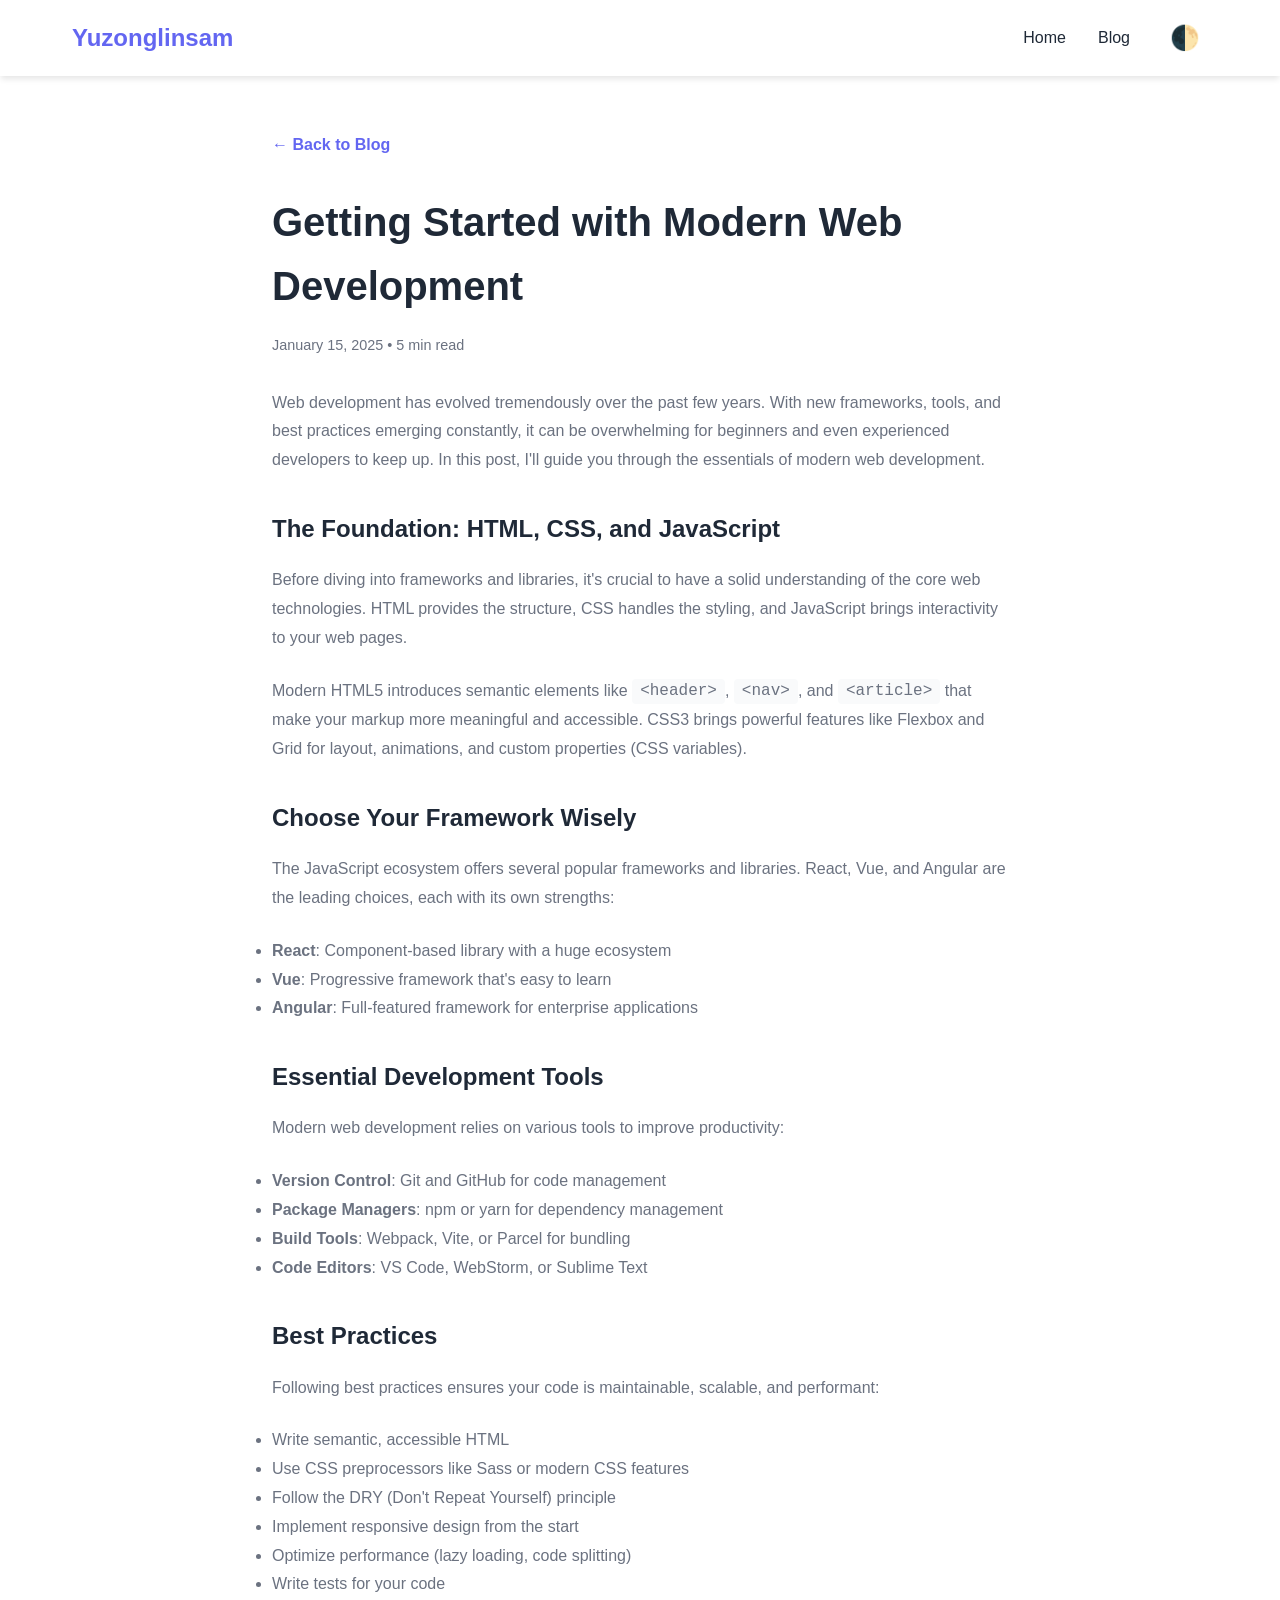
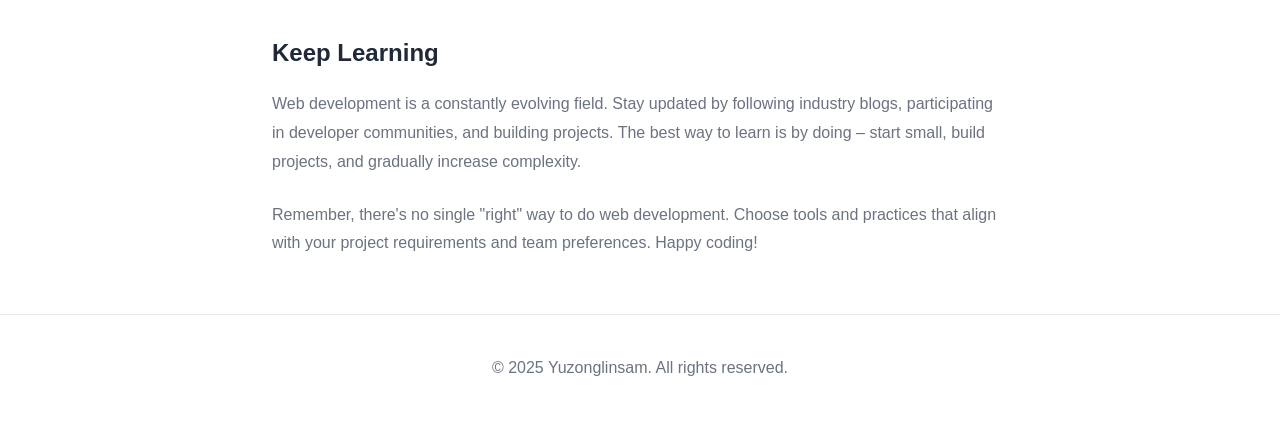
<file: blog/getting-started-web-dev.html>
<!DOCTYPE html>
<html lang="en">
<head>
    <meta charset="UTF-8">
    <meta name="viewport" content="width=device-width, initial-scale=1.0">
    <meta name="description" content="Getting Started with Modern Web Development - Blog Post">
    <title>Getting Started with Modern Web Development - Yuzonglinsam</title>
    <link rel="stylesheet" href="../styles.css">
    <style>
        .blog-post {
            max-width: 800px;
            margin: 100px auto 0;
            padding: 2rem;
        }
        .blog-post-header {
            margin-bottom: 2rem;
        }
        .blog-post-title {
            font-size: 2.5rem;
            margin-bottom: 1rem;
            color: var(--text-color);
        }
        .blog-post-meta {
            color: var(--text-light);
            font-size: 0.9rem;
        }
        .blog-post-content {
            color: var(--text-light);
            line-height: 1.8;
        }
        .blog-post-content h2 {
            color: var(--text-color);
            margin-top: 2rem;
            margin-bottom: 1rem;
        }
        .blog-post-content p {
            margin-bottom: 1.5rem;
        }
        .blog-post-content code {
            background-color: var(--bg-secondary);
            padding: 0.2rem 0.5rem;
            border-radius: 0.25rem;
            font-family: 'Courier New', monospace;
        }
        .back-link {
            display: inline-block;
            margin-bottom: 2rem;
            color: var(--primary-color);
            text-decoration: none;
            font-weight: 600;
        }
        .back-link:hover {
            color: var(--secondary-color);
        }
    </style>
</head>
<body>
    <nav class="navbar">
        <div class="container">
            <div class="nav-brand">
                <a href="../index.html">Yuzonglinsam</a>
            </div>
            <ul class="nav-menu">
                <li><a href="../index.html#home">Home</a></li>
                <li><a href="../index.html#blog">Blog</a></li>
                <li><button id="theme-toggle" aria-label="Toggle theme">🌓</button></li>
            </ul>
        </div>
    </nav>

    <article class="blog-post">
        <a href="../index.html#blog" class="back-link">← Back to Blog</a>
        
        <header class="blog-post-header">
            <h1 class="blog-post-title">Getting Started with Modern Web Development</h1>
            <div class="blog-post-meta">
                <time datetime="2025-01-15">January 15, 2025</time> • 5 min read
            </div>
        </header>

        <div class="blog-post-content">
            <p>
                Web development has evolved tremendously over the past few years. With new frameworks, 
                tools, and best practices emerging constantly, it can be overwhelming for beginners and 
                even experienced developers to keep up. In this post, I'll guide you through the 
                essentials of modern web development.
            </p>

            <h2>The Foundation: HTML, CSS, and JavaScript</h2>
            <p>
                Before diving into frameworks and libraries, it's crucial to have a solid understanding 
                of the core web technologies. HTML provides the structure, CSS handles the styling, and 
                JavaScript brings interactivity to your web pages.
            </p>
            <p>
                Modern HTML5 introduces semantic elements like <code>&lt;header&gt;</code>, 
                <code>&lt;nav&gt;</code>, and <code>&lt;article&gt;</code> that make your markup more 
                meaningful and accessible. CSS3 brings powerful features like Flexbox and Grid for 
                layout, animations, and custom properties (CSS variables).
            </p>

            <h2>Choose Your Framework Wisely</h2>
            <p>
                The JavaScript ecosystem offers several popular frameworks and libraries. React, Vue, 
                and Angular are the leading choices, each with its own strengths:
            </p>
            <ul>
                <li><strong>React</strong>: Component-based library with a huge ecosystem</li>
                <li><strong>Vue</strong>: Progressive framework that's easy to learn</li>
                <li><strong>Angular</strong>: Full-featured framework for enterprise applications</li>
            </ul>

            <h2>Essential Development Tools</h2>
            <p>
                Modern web development relies on various tools to improve productivity:
            </p>
            <ul>
                <li><strong>Version Control</strong>: Git and GitHub for code management</li>
                <li><strong>Package Managers</strong>: npm or yarn for dependency management</li>
                <li><strong>Build Tools</strong>: Webpack, Vite, or Parcel for bundling</li>
                <li><strong>Code Editors</strong>: VS Code, WebStorm, or Sublime Text</li>
            </ul>

            <h2>Best Practices</h2>
            <p>
                Following best practices ensures your code is maintainable, scalable, and performant:
            </p>
            <ul>
                <li>Write semantic, accessible HTML</li>
                <li>Use CSS preprocessors like Sass or modern CSS features</li>
                <li>Follow the DRY (Don't Repeat Yourself) principle</li>
                <li>Implement responsive design from the start</li>
                <li>Optimize performance (lazy loading, code splitting)</li>
                <li>Write tests for your code</li>
            </ul>

            <h2>Keep Learning</h2>
            <p>
                Web development is a constantly evolving field. Stay updated by following industry 
                blogs, participating in developer communities, and building projects. The best way 
                to learn is by doing – start small, build projects, and gradually increase complexity.
            </p>

            <p>
                Remember, there's no single "right" way to do web development. Choose tools and 
                practices that align with your project requirements and team preferences. Happy coding!
            </p>
        </div>
    </article>

    <footer class="footer">
        <div class="container">
            <p>&copy; 2025 Yuzonglinsam. All rights reserved.</p>
        </div>
    </footer>

    <script src="../script.js"></script>
</body>
</html>
</file>
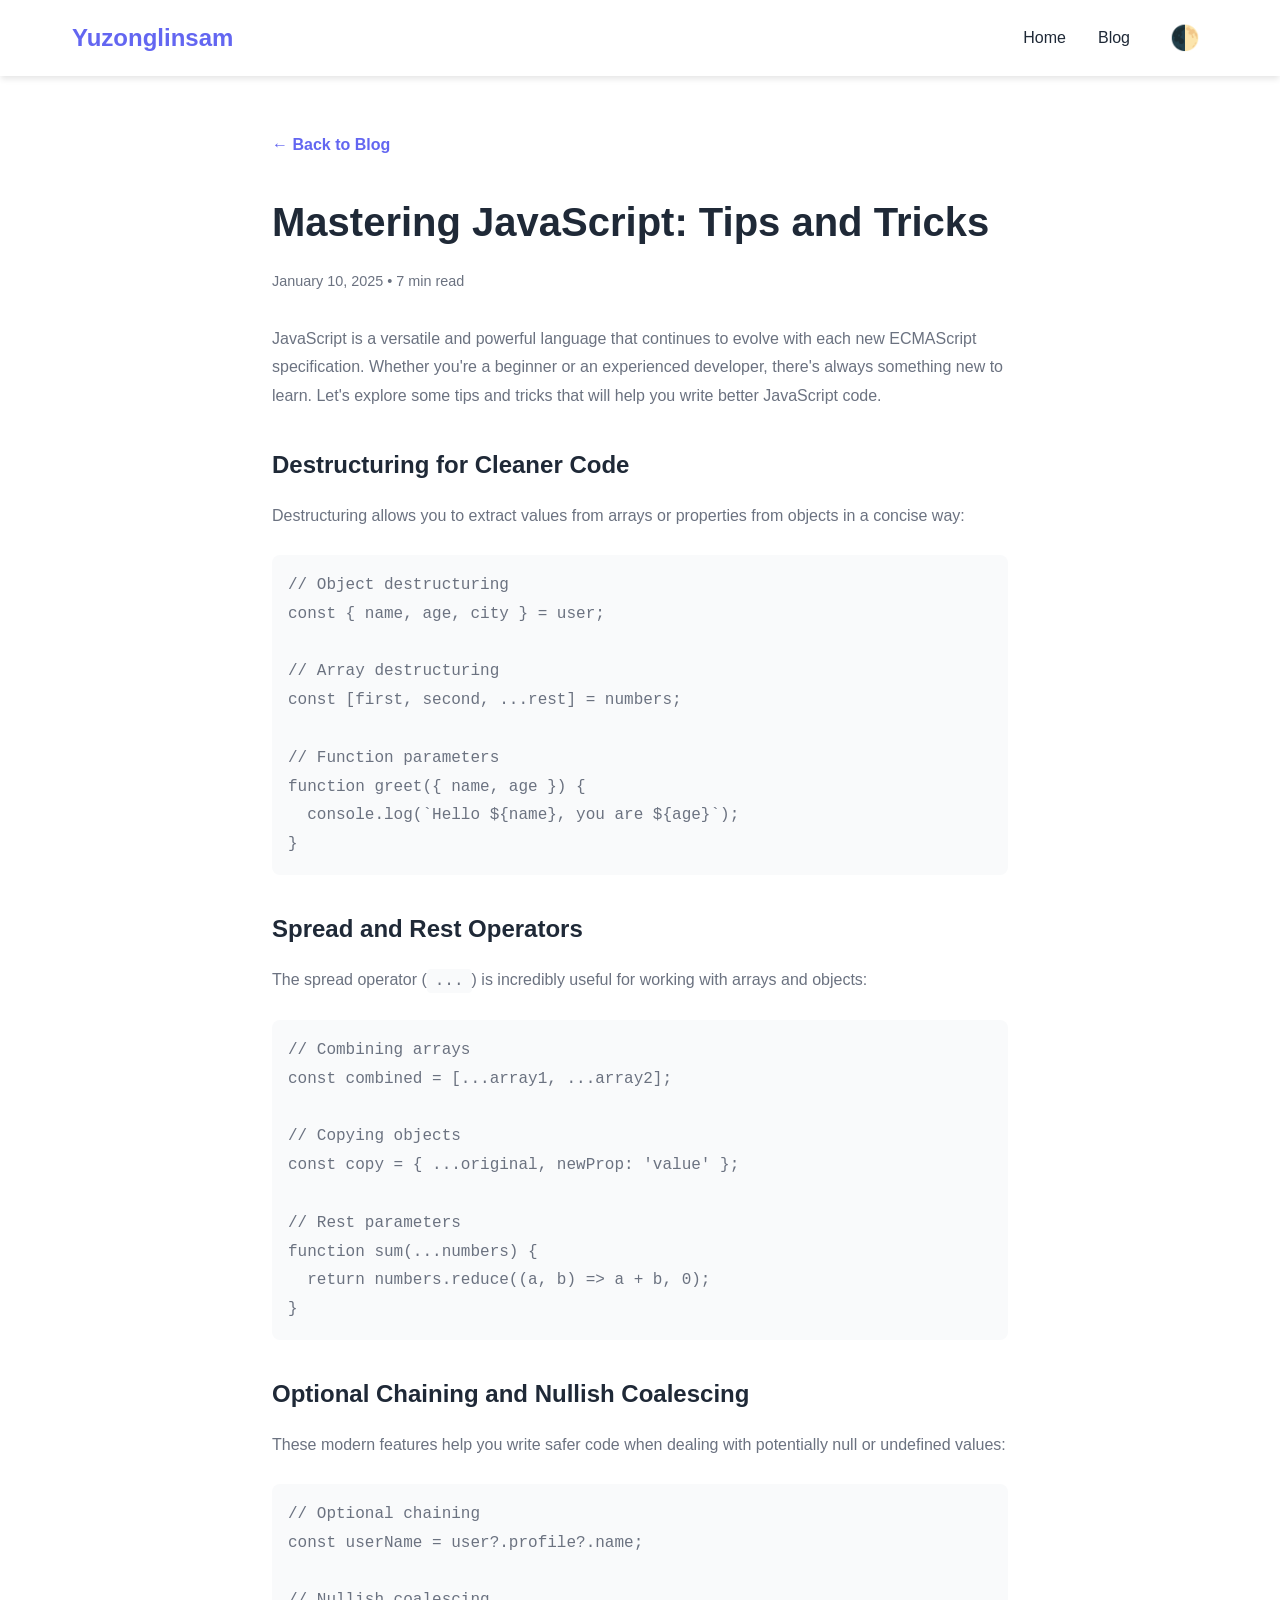
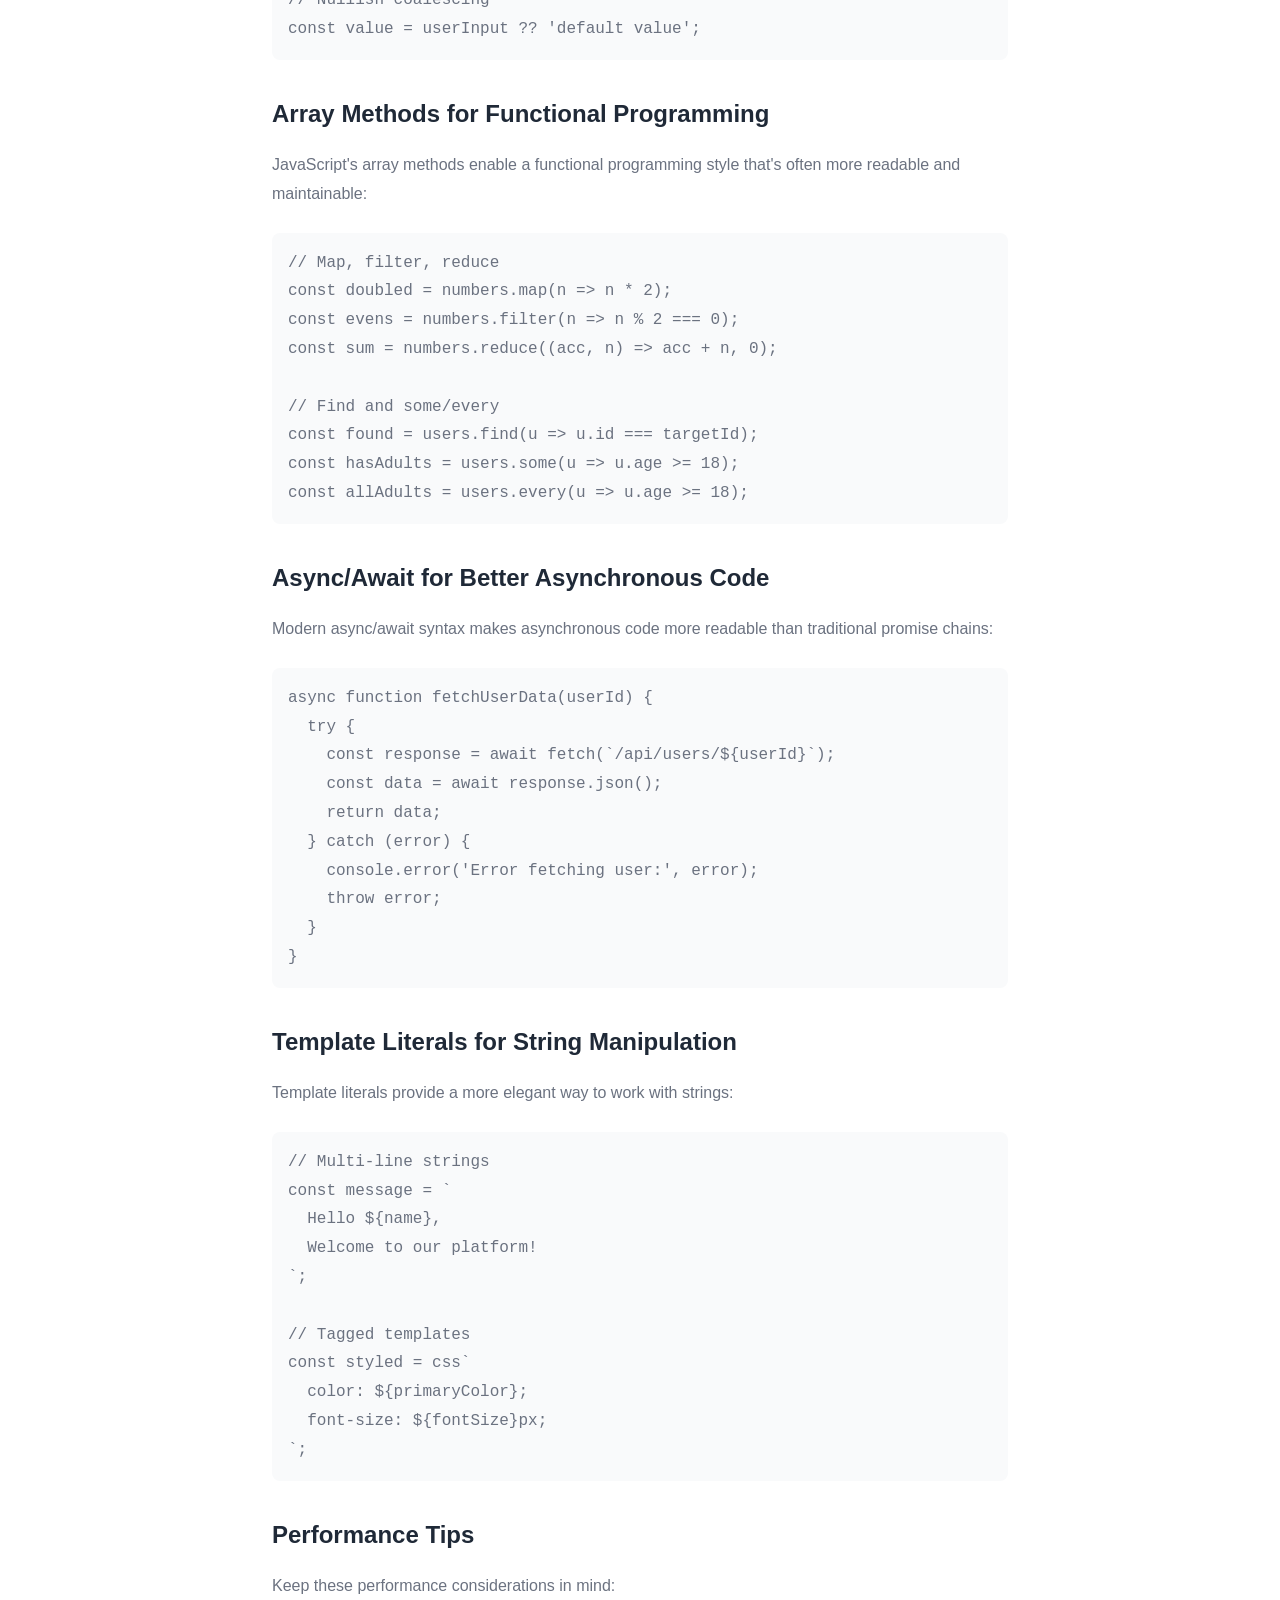
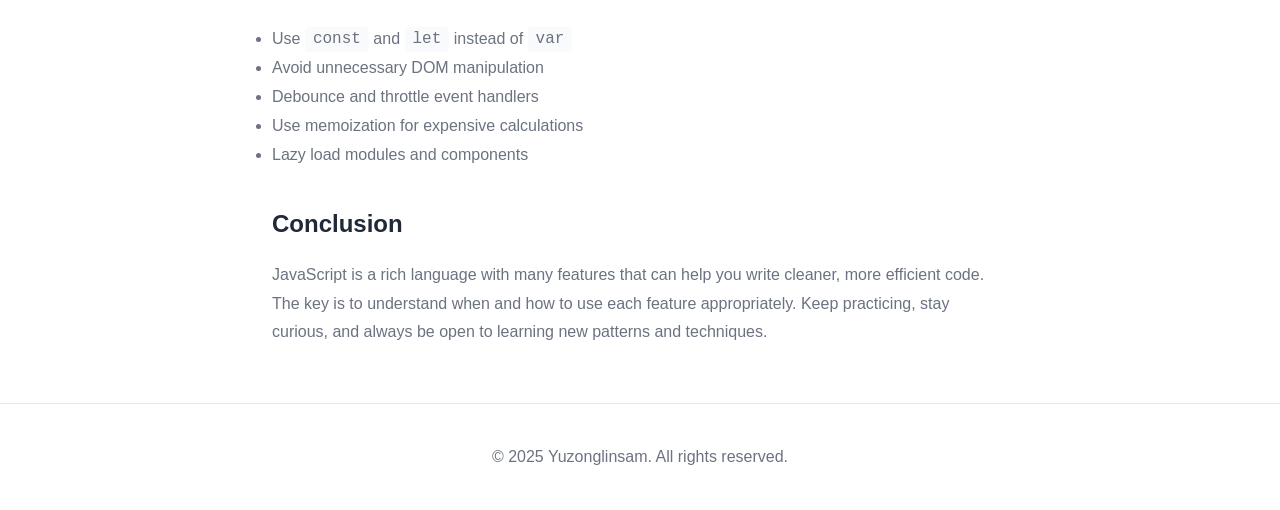
<file: blog/javascript-tips.html>
<!DOCTYPE html>
<html lang="en">
<head>
    <meta charset="UTF-8">
    <meta name="viewport" content="width=device-width, initial-scale=1.0">
    <meta name="description" content="Mastering JavaScript: Tips and Tricks - Blog Post">
    <title>Mastering JavaScript: Tips and Tricks - Yuzonglinsam</title>
    <link rel="stylesheet" href="../styles.css">
    <style>
        .blog-post {
            max-width: 800px;
            margin: 100px auto 0;
            padding: 2rem;
        }
        .blog-post-header {
            margin-bottom: 2rem;
        }
        .blog-post-title {
            font-size: 2.5rem;
            margin-bottom: 1rem;
            color: var(--text-color);
        }
        .blog-post-meta {
            color: var(--text-light);
            font-size: 0.9rem;
        }
        .blog-post-content {
            color: var(--text-light);
            line-height: 1.8;
        }
        .blog-post-content h2 {
            color: var(--text-color);
            margin-top: 2rem;
            margin-bottom: 1rem;
        }
        .blog-post-content p {
            margin-bottom: 1.5rem;
        }
        .blog-post-content code {
            background-color: var(--bg-secondary);
            padding: 0.2rem 0.5rem;
            border-radius: 0.25rem;
            font-family: 'Courier New', monospace;
        }
        .blog-post-content pre {
            background-color: var(--bg-secondary);
            padding: 1rem;
            border-radius: 0.5rem;
            overflow-x: auto;
            margin-bottom: 1.5rem;
        }
        .blog-post-content pre code {
            padding: 0;
        }
        .back-link {
            display: inline-block;
            margin-bottom: 2rem;
            color: var(--primary-color);
            text-decoration: none;
            font-weight: 600;
        }
        .back-link:hover {
            color: var(--secondary-color);
        }
    </style>
</head>
<body>
    <nav class="navbar">
        <div class="container">
            <div class="nav-brand">
                <a href="../index.html">Yuzonglinsam</a>
            </div>
            <ul class="nav-menu">
                <li><a href="../index.html#home">Home</a></li>
                <li><a href="../index.html#blog">Blog</a></li>
                <li><button id="theme-toggle" aria-label="Toggle theme">🌓</button></li>
            </ul>
        </div>
    </nav>

    <article class="blog-post">
        <a href="../index.html#blog" class="back-link">← Back to Blog</a>
        
        <header class="blog-post-header">
            <h1 class="blog-post-title">Mastering JavaScript: Tips and Tricks</h1>
            <div class="blog-post-meta">
                <time datetime="2025-01-10">January 10, 2025</time> • 7 min read
            </div>
        </header>

        <div class="blog-post-content">
            <p>
                JavaScript is a versatile and powerful language that continues to evolve with each new 
                ECMAScript specification. Whether you're a beginner or an experienced developer, there's 
                always something new to learn. Let's explore some tips and tricks that will help you 
                write better JavaScript code.
            </p>

            <h2>Destructuring for Cleaner Code</h2>
            <p>
                Destructuring allows you to extract values from arrays or properties from objects in a 
                concise way:
            </p>
            <pre><code>// Object destructuring
const { name, age, city } = user;

// Array destructuring
const [first, second, ...rest] = numbers;

// Function parameters
function greet({ name, age }) {
  console.log(`Hello ${name}, you are ${age}`);
}</code></pre>

            <h2>Spread and Rest Operators</h2>
            <p>
                The spread operator (<code>...</code>) is incredibly useful for working with arrays and 
                objects:
            </p>
            <pre><code>// Combining arrays
const combined = [...array1, ...array2];

// Copying objects
const copy = { ...original, newProp: 'value' };

// Rest parameters
function sum(...numbers) {
  return numbers.reduce((a, b) => a + b, 0);
}</code></pre>

            <h2>Optional Chaining and Nullish Coalescing</h2>
            <p>
                These modern features help you write safer code when dealing with potentially null or 
                undefined values:
            </p>
            <pre><code>// Optional chaining
const userName = user?.profile?.name;

// Nullish coalescing
const value = userInput ?? 'default value';</code></pre>

            <h2>Array Methods for Functional Programming</h2>
            <p>
                JavaScript's array methods enable a functional programming style that's often more 
                readable and maintainable:
            </p>
            <pre><code>// Map, filter, reduce
const doubled = numbers.map(n => n * 2);
const evens = numbers.filter(n => n % 2 === 0);
const sum = numbers.reduce((acc, n) => acc + n, 0);

// Find and some/every
const found = users.find(u => u.id === targetId);
const hasAdults = users.some(u => u.age >= 18);
const allAdults = users.every(u => u.age >= 18);</code></pre>

            <h2>Async/Await for Better Asynchronous Code</h2>
            <p>
                Modern async/await syntax makes asynchronous code more readable than traditional 
                promise chains:
            </p>
            <pre><code>async function fetchUserData(userId) {
  try {
    const response = await fetch(`/api/users/${userId}`);
    const data = await response.json();
    return data;
  } catch (error) {
    console.error('Error fetching user:', error);
    throw error;
  }
}</code></pre>

            <h2>Template Literals for String Manipulation</h2>
            <p>
                Template literals provide a more elegant way to work with strings:
            </p>
            <pre><code>// Multi-line strings
const message = `
  Hello ${name},
  Welcome to our platform!
`;

// Tagged templates
const styled = css`
  color: ${primaryColor};
  font-size: ${fontSize}px;
`;</code></pre>

            <h2>Performance Tips</h2>
            <p>
                Keep these performance considerations in mind:
            </p>
            <ul>
                <li>Use <code>const</code> and <code>let</code> instead of <code>var</code></li>
                <li>Avoid unnecessary DOM manipulation</li>
                <li>Debounce and throttle event handlers</li>
                <li>Use memoization for expensive calculations</li>
                <li>Lazy load modules and components</li>
            </ul>

            <h2>Conclusion</h2>
            <p>
                JavaScript is a rich language with many features that can help you write cleaner, more 
                efficient code. The key is to understand when and how to use each feature appropriately. 
                Keep practicing, stay curious, and always be open to learning new patterns and techniques.
            </p>
        </div>
    </article>

    <footer class="footer">
        <div class="container">
            <p>&copy; 2025 Yuzonglinsam. All rights reserved.</p>
        </div>
    </footer>

    <script src="../script.js"></script>
</body>
</html>
</file>
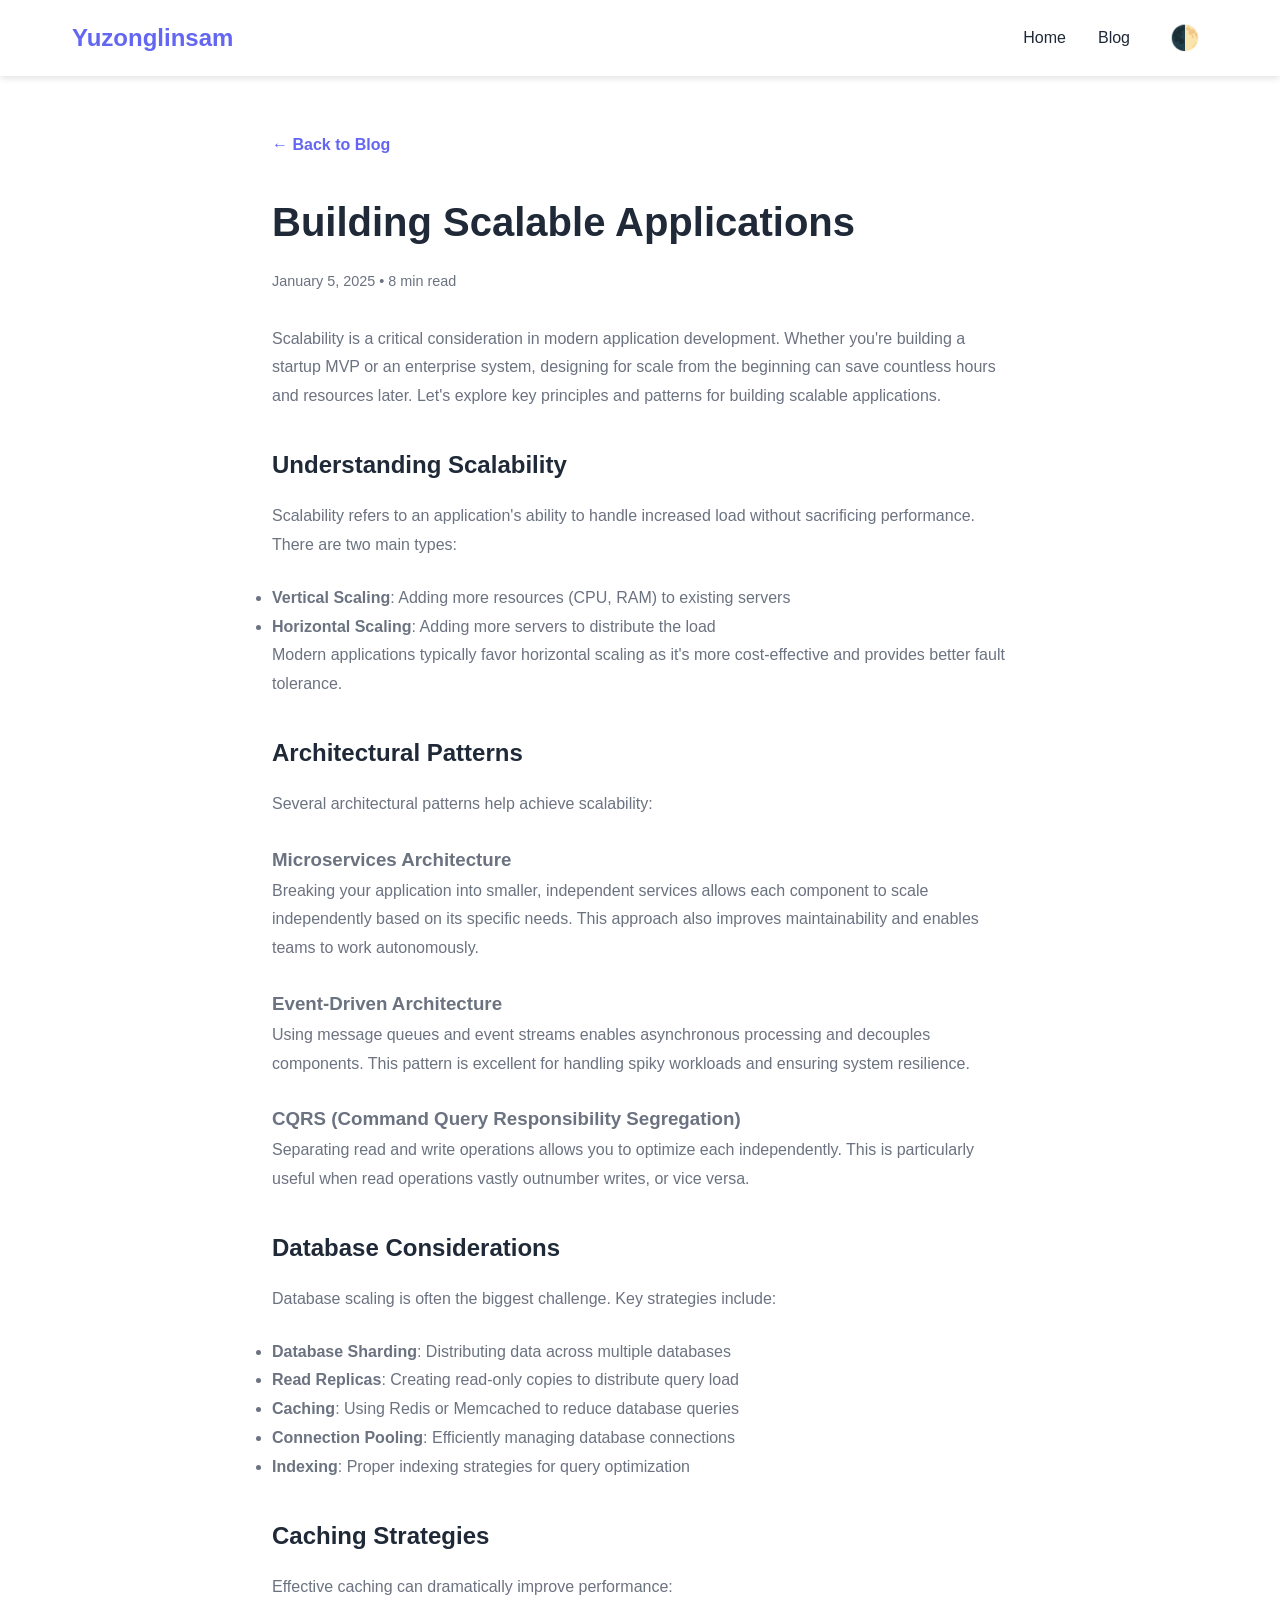
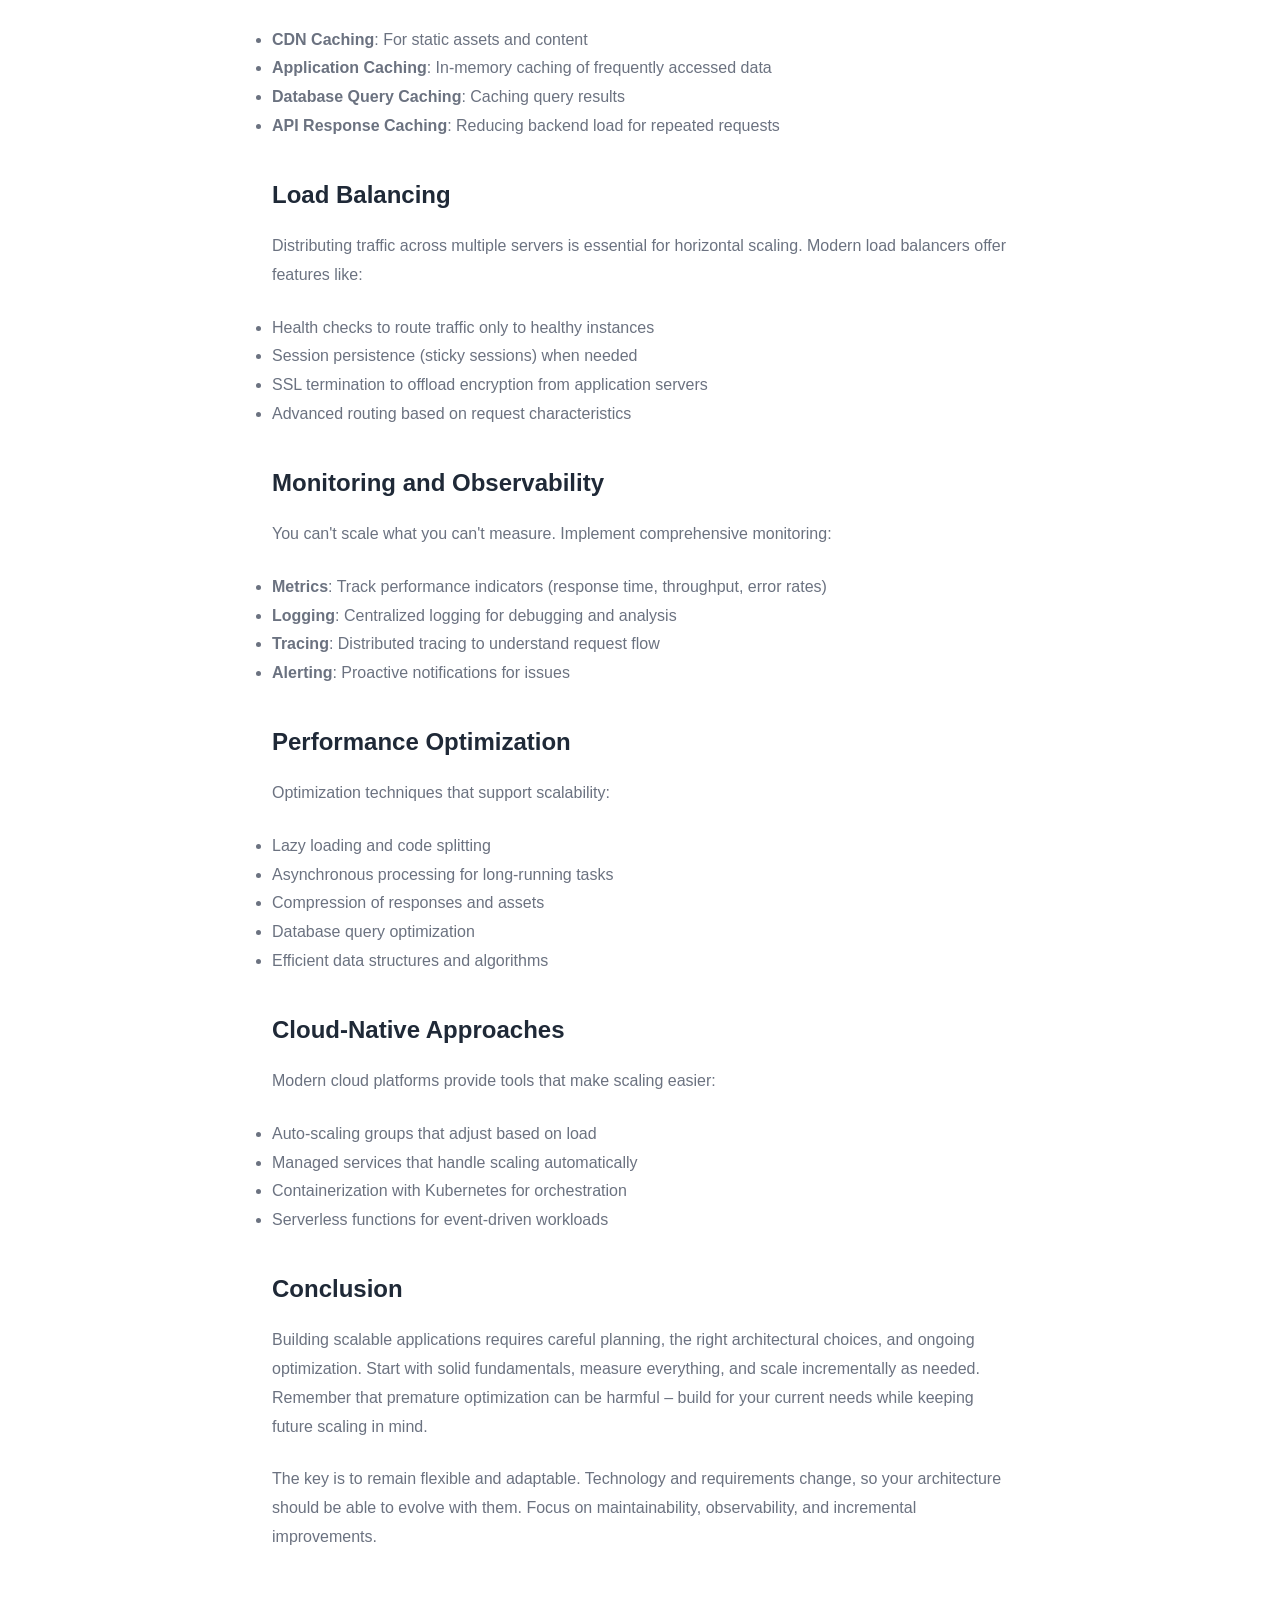
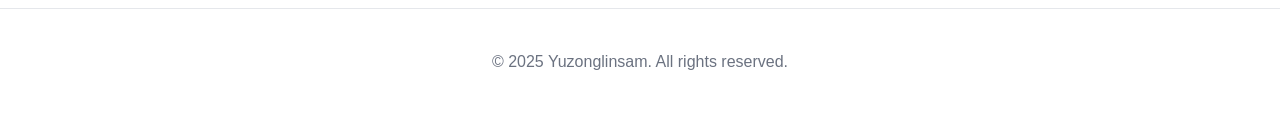
<file: blog/scalable-apps.html>
<!DOCTYPE html>
<html lang="en">
<head>
    <meta charset="UTF-8">
    <meta name="viewport" content="width=device-width, initial-scale=1.0">
    <meta name="description" content="Building Scalable Applications - Blog Post">
    <title>Building Scalable Applications - Yuzonglinsam</title>
    <link rel="stylesheet" href="../styles.css">
    <style>
        .blog-post {
            max-width: 800px;
            margin: 100px auto 0;
            padding: 2rem;
        }
        .blog-post-header {
            margin-bottom: 2rem;
        }
        .blog-post-title {
            font-size: 2.5rem;
            margin-bottom: 1rem;
            color: var(--text-color);
        }
        .blog-post-meta {
            color: var(--text-light);
            font-size: 0.9rem;
        }
        .blog-post-content {
            color: var(--text-light);
            line-height: 1.8;
        }
        .blog-post-content h2 {
            color: var(--text-color);
            margin-top: 2rem;
            margin-bottom: 1rem;
        }
        .blog-post-content p {
            margin-bottom: 1.5rem;
        }
        .blog-post-content code {
            background-color: var(--bg-secondary);
            padding: 0.2rem 0.5rem;
            border-radius: 0.25rem;
            font-family: 'Courier New', monospace;
        }
        .back-link {
            display: inline-block;
            margin-bottom: 2rem;
            color: var(--primary-color);
            text-decoration: none;
            font-weight: 600;
        }
        .back-link:hover {
            color: var(--secondary-color);
        }
    </style>
</head>
<body>
    <nav class="navbar">
        <div class="container">
            <div class="nav-brand">
                <a href="../index.html">Yuzonglinsam</a>
            </div>
            <ul class="nav-menu">
                <li><a href="../index.html#home">Home</a></li>
                <li><a href="../index.html#blog">Blog</a></li>
                <li><button id="theme-toggle" aria-label="Toggle theme">🌓</button></li>
            </ul>
        </div>
    </nav>

    <article class="blog-post">
        <a href="../index.html#blog" class="back-link">← Back to Blog</a>
        
        <header class="blog-post-header">
            <h1 class="blog-post-title">Building Scalable Applications</h1>
            <div class="blog-post-meta">
                <time datetime="2025-01-05">January 5, 2025</time> • 8 min read
            </div>
        </header>

        <div class="blog-post-content">
            <p>
                Scalability is a critical consideration in modern application development. Whether 
                you're building a startup MVP or an enterprise system, designing for scale from the 
                beginning can save countless hours and resources later. Let's explore key principles 
                and patterns for building scalable applications.
            </p>

            <h2>Understanding Scalability</h2>
            <p>
                Scalability refers to an application's ability to handle increased load without 
                sacrificing performance. There are two main types:
            </p>
            <ul>
                <li><strong>Vertical Scaling</strong>: Adding more resources (CPU, RAM) to existing servers</li>
                <li><strong>Horizontal Scaling</strong>: Adding more servers to distribute the load</li>
            </ul>
            <p>
                Modern applications typically favor horizontal scaling as it's more cost-effective and 
                provides better fault tolerance.
            </p>

            <h2>Architectural Patterns</h2>
            <p>
                Several architectural patterns help achieve scalability:
            </p>

            <h3>Microservices Architecture</h3>
            <p>
                Breaking your application into smaller, independent services allows each component to 
                scale independently based on its specific needs. This approach also improves 
                maintainability and enables teams to work autonomously.
            </p>

            <h3>Event-Driven Architecture</h3>
            <p>
                Using message queues and event streams enables asynchronous processing and decouples 
                components. This pattern is excellent for handling spiky workloads and ensuring system 
                resilience.
            </p>

            <h3>CQRS (Command Query Responsibility Segregation)</h3>
            <p>
                Separating read and write operations allows you to optimize each independently. This is 
                particularly useful when read operations vastly outnumber writes, or vice versa.
            </p>

            <h2>Database Considerations</h2>
            <p>
                Database scaling is often the biggest challenge. Key strategies include:
            </p>
            <ul>
                <li><strong>Database Sharding</strong>: Distributing data across multiple databases</li>
                <li><strong>Read Replicas</strong>: Creating read-only copies to distribute query load</li>
                <li><strong>Caching</strong>: Using Redis or Memcached to reduce database queries</li>
                <li><strong>Connection Pooling</strong>: Efficiently managing database connections</li>
                <li><strong>Indexing</strong>: Proper indexing strategies for query optimization</li>
            </ul>

            <h2>Caching Strategies</h2>
            <p>
                Effective caching can dramatically improve performance:
            </p>
            <ul>
                <li><strong>CDN Caching</strong>: For static assets and content</li>
                <li><strong>Application Caching</strong>: In-memory caching of frequently accessed data</li>
                <li><strong>Database Query Caching</strong>: Caching query results</li>
                <li><strong>API Response Caching</strong>: Reducing backend load for repeated requests</li>
            </ul>

            <h2>Load Balancing</h2>
            <p>
                Distributing traffic across multiple servers is essential for horizontal scaling. 
                Modern load balancers offer features like:
            </p>
            <ul>
                <li>Health checks to route traffic only to healthy instances</li>
                <li>Session persistence (sticky sessions) when needed</li>
                <li>SSL termination to offload encryption from application servers</li>
                <li>Advanced routing based on request characteristics</li>
            </ul>

            <h2>Monitoring and Observability</h2>
            <p>
                You can't scale what you can't measure. Implement comprehensive monitoring:
            </p>
            <ul>
                <li><strong>Metrics</strong>: Track performance indicators (response time, throughput, error rates)</li>
                <li><strong>Logging</strong>: Centralized logging for debugging and analysis</li>
                <li><strong>Tracing</strong>: Distributed tracing to understand request flow</li>
                <li><strong>Alerting</strong>: Proactive notifications for issues</li>
            </ul>

            <h2>Performance Optimization</h2>
            <p>
                Optimization techniques that support scalability:
            </p>
            <ul>
                <li>Lazy loading and code splitting</li>
                <li>Asynchronous processing for long-running tasks</li>
                <li>Compression of responses and assets</li>
                <li>Database query optimization</li>
                <li>Efficient data structures and algorithms</li>
            </ul>

            <h2>Cloud-Native Approaches</h2>
            <p>
                Modern cloud platforms provide tools that make scaling easier:
            </p>
            <ul>
                <li>Auto-scaling groups that adjust based on load</li>
                <li>Managed services that handle scaling automatically</li>
                <li>Containerization with Kubernetes for orchestration</li>
                <li>Serverless functions for event-driven workloads</li>
            </ul>

            <h2>Conclusion</h2>
            <p>
                Building scalable applications requires careful planning, the right architectural 
                choices, and ongoing optimization. Start with solid fundamentals, measure everything, 
                and scale incrementally as needed. Remember that premature optimization can be harmful – 
                build for your current needs while keeping future scaling in mind.
            </p>
            <p>
                The key is to remain flexible and adaptable. Technology and requirements change, so 
                your architecture should be able to evolve with them. Focus on maintainability, 
                observability, and incremental improvements.
            </p>
        </div>
    </article>

    <footer class="footer">
        <div class="container">
            <p>&copy; 2025 Yuzonglinsam. All rights reserved.</p>
        </div>
    </footer>

    <script src="../script.js"></script>
</body>
</html>
</file>
<file: css/portfolio.css>
:root {
  --paper: #f2f4f7;
  --sheet: #fbfcfd;
  --ink: #14213a;
  --muted: #566176;
  --rule: #d3dae5;
  --pen: #d6362b;
  --mark: #fff0a6;
  --link: #1f45a8;
  --display: "Bricolage Grotesque", "Avenir Next", "Segoe UI", "PingFang TC", "Noto Sans TC", sans-serif;
  --text: "Source Serif 4", Georgia, "Songti TC", "Noto Serif TC", serif;
}
* { box-sizing: border-box; }
html { scroll-behavior: smooth; }
body { margin: 0; background: var(--paper); color: var(--ink); font-family: var(--text); font-size: 18px; line-height: 1.65; -webkit-font-smoothing: antialiased; }
h1, h2, p, ul, ol, dl, dd, figure { margin: 0; }
a { color: var(--link); text-underline-offset: 3px; text-decoration-thickness: 1px; }
a:hover { color: var(--pen); }
a:focus-visible, button:focus-visible { outline: 3px solid var(--link); outline-offset: 3px; }
.wrap { width: min(1080px, calc(100% - 64px)); margin-inline: auto; }
.skip-link { position: absolute; left: 16px; top: -80px; z-index: 10; background: var(--ink); color: #fff; padding: 12px 16px; }
.skip-link:focus { top: 12px; }

.site-header { border-bottom: 1px solid var(--rule); background: var(--paper); }
.header-inner { display: flex; align-items: center; justify-content: space-between; gap: 24px; min-height: 68px; }
.brand { font: 700 19px/1 var(--display); color: var(--ink); text-decoration: none; letter-spacing: -.01em; }
.brand span { margin-left: 8px; font-weight: 500; color: var(--muted); }
.site-header nav { display: flex; gap: 28px; font: 500 15px/1 var(--display); }
.site-header nav a { color: var(--ink); text-decoration: none; padding-block: 8px; }
.site-header nav a:hover { color: var(--pen); }

.hero { padding-block: 96px 88px; }
h1 { max-width: 15em; font: 800 clamp(40px, 6.2vw, 78px)/1.04 var(--display); letter-spacing: -.035em; }
.hero-lede { max-width: 36em; margin-top: 28px; font-size: 20px; color: var(--muted); }

.ticks { list-style: none; padding: 0; margin-top: 64px; border-top: 1px solid var(--ink); }
.ticks li { display: grid; grid-template-columns: 40px 1fr auto; gap: 18px; align-items: baseline; padding: 18px 0; border-bottom: 1px solid var(--rule); }
.tick { width: 30px; height: 24px; align-self: center; fill: none; stroke: var(--pen); stroke-width: 3.2; stroke-linecap: round; stroke-linejoin: round; stroke-dasharray: 40; stroke-dashoffset: 0; }
.claim { font-size: 19px; line-height: 1.5; }
.ref { font: 500 14px/1.4 var(--display); color: var(--muted); text-align: right; white-space: nowrap; }
.ref a { color: var(--muted); }
.ref a:hover { color: var(--pen); }

@media (prefers-reduced-motion: no-preference) {
  .tick { animation: draw .55s cubic-bezier(.5, 0, .2, 1) both; }
  .ticks li:nth-child(1) .tick { animation-delay: .5s; }
  .ticks li:nth-child(2) .tick { animation-delay: 1s; }
  .ticks li:nth-child(3) .tick { animation-delay: 1.5s; }
  @keyframes draw { from { stroke-dashoffset: 40; opacity: 0; } 1% { opacity: 1; } to { stroke-dashoffset: 0; opacity: 1; } }
}

.work { display: grid; grid-template-columns: minmax(0, 1fr) minmax(0, 1fr); gap: 72px; padding-block: 88px; border-top: 1px solid var(--rule); align-items: start; }
h2 { font: 800 clamp(32px, 4vw, 48px)/1.1 var(--display); letter-spacing: -.03em; }
.work-kind { margin-top: 12px; font: 500 19px/1.45 var(--display); color: var(--ink); }
.work-copy p { margin-top: 20px; max-width: 34em; }
.work-copy .work-kind { max-width: 28em; }
.links { display: flex; flex-wrap: wrap; gap: 10px 28px; font: 700 16px/1.4 var(--display); }
.work-copy .links { margin-top: 28px; }

.check { background: var(--sheet); border: 1px solid var(--ink); padding: 28px 30px 30px; box-shadow: 8px 8px 0 var(--rule); }
.check figcaption { font: 700 15px/1.4 var(--display); padding-bottom: 14px; border-bottom: 1px solid var(--rule); }
.check-label { margin-top: 22px; font: 500 14px/1 var(--display); color: var(--muted); }
.sentence { margin-top: 8px; font-size: 22px; line-height: 1.4; }
.check-figures { margin-top: 24px; border-top: 1px solid var(--rule); }
.check-figures div { display: flex; justify-content: space-between; gap: 20px; padding: 12px 0; border-bottom: 1px solid var(--rule); }
.check-figures dt { font-size: 16px; color: var(--muted); }
.check-figures dd { font: 700 20px/1.2 var(--display); font-variant-numeric: tabular-nums; }
.verdict { display: flex; align-items: flex-start; gap: 12px; margin-top: 22px; font: 700 17px/1.4 var(--display); }
.cross { width: 22px; height: 22px; flex: none; margin-top: 2px; fill: none; stroke: var(--pen); stroke-width: 3; stroke-linecap: round; }
.check[data-state="checked"] .sentence { background: var(--mark); padding: 0 .2em; margin-left: -.2em; -webkit-box-decoration-break: clone; box-decoration-break: clone; text-decoration: line-through; text-decoration-color: var(--pen); text-decoration-thickness: 2px; }
.check[data-state="draft"] .check-figures, .check[data-state="draft"] .verdict { display: none; }
.check-button { margin-top: 22px; padding: 12px 18px; font: 700 15px/1 var(--display); color: var(--sheet); background: var(--ink); border: 0; cursor: pointer; }
.check-button:hover { background: var(--pen); }
.check-button[hidden] { display: none; }
.check[data-state="checked"] .check-button { background: transparent; color: var(--ink); border: 1px solid var(--ink); }
.check[data-state="checked"] .check-button:hover { background: var(--ink); color: var(--sheet); }

.background { padding-block: 88px; border-top: 1px solid var(--rule); }
.bg-grid { display: grid; grid-template-columns: minmax(0, 1fr) minmax(0, 1.1fr); gap: 72px; margin-top: 36px; }
.bg-text p { max-width: 30em; }
.bg-text p + p { margin-top: 20px; }
.zh { font-size: 17px; color: var(--muted); letter-spacing: .06em; }
.roles { list-style: none; padding: 0; border-top: 1px solid var(--ink); }
.roles li { padding: 18px 0; border-bottom: 1px solid var(--rule); }
.roles strong { display: block; font: 700 17px/1.35 var(--display); }
.roles span { display: block; margin-top: 4px; font-size: 16px; line-height: 1.55; color: var(--muted); }

.contact { padding-block: 88px 104px; border-top: 1px solid var(--rule); }
.contact p { margin-top: 18px; max-width: 32em; }
.contact .links { margin-top: 26px; font-size: 18px; }

.site-footer { border-top: 1px solid var(--ink); }
.footer-inner { display: flex; justify-content: space-between; gap: 20px; padding-block: 24px; font: 500 14px/1.4 var(--display); color: var(--muted); }
.footer-inner a { color: var(--muted); }

@media (max-width: 900px) {
  .work, .bg-grid { grid-template-columns: 1fr; gap: 44px; }
  .hero { padding-block: 64px 64px; }
}
@media (max-width: 640px) {
  body { font-size: 17px; }
  .wrap { width: calc(100% - 36px); }
  .site-header nav { gap: 18px; font-size: 14px; }
  .brand span { display: none; }
  .hero-lede { font-size: 18px; }
  .ticks { margin-top: 44px; }
  .ticks li { grid-template-columns: 30px 1fr; gap: 12px; }
  .tick { width: 24px; }
  .claim { font-size: 17px; }
  .ref { grid-column: 2; text-align: left; margin-top: -6px; }
  .work, .background { padding-block: 64px; }
  .contact { padding-block: 64px 80px; }
  .check { padding: 22px 20px 24px; box-shadow: 5px 5px 0 var(--rule); }
  .sentence { font-size: 20px; }
}
</file>
<file: styles.css>
/* CSS Variables for theming */
:root {
    --primary-color: #6366f1;
    --secondary-color: #8b5cf6;
    --text-color: #1f2937;
    --text-light: #6b7280;
    --bg-color: #ffffff;
    --bg-secondary: #f9fafb;
    --border-color: #e5e7eb;
    --shadow: 0 4px 6px -1px rgba(0, 0, 0, 0.1), 0 2px 4px -1px rgba(0, 0, 0, 0.06);
    --shadow-lg: 0 10px 15px -3px rgba(0, 0, 0, 0.1), 0 4px 6px -2px rgba(0, 0, 0, 0.05);
}

[data-theme="dark"] {
    --primary-color: #818cf8;
    --secondary-color: #a78bfa;
    --text-color: #f9fafb;
    --text-light: #d1d5db;
    --bg-color: #111827;
    --bg-secondary: #1f2937;
    --border-color: #374151;
    --shadow: 0 4px 6px -1px rgba(0, 0, 0, 0.3), 0 2px 4px -1px rgba(0, 0, 0, 0.2);
    --shadow-lg: 0 10px 15px -3px rgba(0, 0, 0, 0.4), 0 4px 6px -2px rgba(0, 0, 0, 0.3);
}

/* Reset & Base Styles */
* {
    margin: 0;
    padding: 0;
    box-sizing: border-box;
}

html {
    scroll-behavior: smooth;
}

body {
    font-family: -apple-system, BlinkMacSystemFont, 'Segoe UI', Roboto, 'Helvetica Neue', Arial, sans-serif;
    line-height: 1.6;
    color: var(--text-color);
    background-color: var(--bg-color);
    transition: background-color 0.3s ease, color 0.3s ease;
}

.container {
    max-width: 1200px;
    margin: 0 auto;
    padding: 0 2rem;
}

/* Navigation */
.navbar {
    position: fixed;
    top: 0;
    width: 100%;
    background-color: var(--bg-color);
    box-shadow: var(--shadow);
    z-index: 1000;
    transition: background-color 0.3s ease;
}

.navbar .container {
    display: flex;
    justify-content: space-between;
    align-items: center;
    padding: 1rem 2rem;
}

.nav-brand a {
    font-size: 1.5rem;
    font-weight: bold;
    color: var(--primary-color);
    text-decoration: none;
}

.nav-menu {
    display: flex;
    list-style: none;
    align-items: center;
    gap: 2rem;
}

.nav-menu a {
    color: var(--text-color);
    text-decoration: none;
    font-weight: 500;
    transition: color 0.3s ease;
}

.nav-menu a:hover {
    color: var(--primary-color);
}

#theme-toggle {
    background: none;
    border: none;
    font-size: 1.5rem;
    cursor: pointer;
    padding: 0.5rem;
    border-radius: 0.5rem;
    transition: background-color 0.3s ease;
}

#theme-toggle:hover {
    background-color: var(--bg-secondary);
}

/* Hero Section */
.hero {
    margin-top: 80px;
    padding: 6rem 0;
    background: linear-gradient(135deg, var(--primary-color) 0%, var(--secondary-color) 100%);
    color: white;
}

.hero-content {
    text-align: center;
    max-width: 800px;
    margin: 0 auto;
}

.hero-title {
    font-size: 3.5rem;
    margin-bottom: 1rem;
    animation: fadeInUp 1s ease;
}

.highlight {
    color: #fbbf24;
}

.hero-subtitle {
    font-size: 1.5rem;
    margin-bottom: 1.5rem;
    opacity: 0.95;
    animation: fadeInUp 1s ease 0.2s both;
}

.hero-description {
    font-size: 1.1rem;
    margin-bottom: 2rem;
    opacity: 0.9;
    animation: fadeInUp 1s ease 0.4s both;
}

.hero-buttons {
    display: flex;
    gap: 1rem;
    justify-content: center;
    animation: fadeInUp 1s ease 0.6s both;
}

.btn {
    padding: 0.75rem 2rem;
    border-radius: 0.5rem;
    text-decoration: none;
    font-weight: 600;
    transition: transform 0.3s ease, box-shadow 0.3s ease;
    display: inline-block;
}

.btn-primary {
    background-color: white;
    color: var(--primary-color);
}

.btn-secondary {
    background-color: transparent;
    color: white;
    border: 2px solid white;
}

.btn:hover {
    transform: translateY(-2px);
    box-shadow: var(--shadow-lg);
}

/* Section Styles */
section {
    padding: 5rem 0;
}

.section-title {
    font-size: 2.5rem;
    text-align: center;
    margin-bottom: 3rem;
    color: var(--text-color);
}

/* About Section */
.about {
    background-color: var(--bg-secondary);
}

.about-content {
    max-width: 800px;
    margin: 0 auto;
}

.about-text p {
    font-size: 1.1rem;
    margin-bottom: 1rem;
    color: var(--text-light);
    line-height: 1.8;
}

/* Skills Section */
.skills-grid {
    display: grid;
    grid-template-columns: repeat(auto-fit, minmax(250px, 1fr));
    gap: 2rem;
}

.skill-card {
    background-color: var(--bg-secondary);
    padding: 2rem;
    border-radius: 1rem;
    text-align: center;
    box-shadow: var(--shadow);
    transition: transform 0.3s ease, box-shadow 0.3s ease;
}

.skill-card:hover {
    transform: translateY(-5px);
    box-shadow: var(--shadow-lg);
}

.skill-icon {
    font-size: 3rem;
    margin-bottom: 1rem;
}

.skill-card h3 {
    font-size: 1.25rem;
    margin-bottom: 0.75rem;
    color: var(--text-color);
}

.skill-card p {
    color: var(--text-light);
}

/* Projects Section */
.projects {
    background-color: var(--bg-secondary);
}

.projects-grid {
    display: grid;
    grid-template-columns: repeat(auto-fit, minmax(300px, 1fr));
    gap: 2rem;
}

.project-card {
    background-color: var(--bg-color);
    padding: 2rem;
    border-radius: 1rem;
    box-shadow: var(--shadow);
    transition: transform 0.3s ease, box-shadow 0.3s ease;
}

.project-card:hover {
    transform: translateY(-5px);
    box-shadow: var(--shadow-lg);
}

.project-card h3 {
    font-size: 1.5rem;
    margin-bottom: 1rem;
    color: var(--text-color);
}

.project-card p {
    color: var(--text-light);
    margin-bottom: 1rem;
}

.project-tags {
    display: flex;
    gap: 0.5rem;
    flex-wrap: wrap;
    margin-bottom: 1rem;
}

.tag {
    background-color: var(--primary-color);
    color: white;
    padding: 0.25rem 0.75rem;
    border-radius: 1rem;
    font-size: 0.875rem;
}

.project-link {
    color: var(--primary-color);
    text-decoration: none;
    font-weight: 600;
    transition: color 0.3s ease;
}

.project-link:hover {
    color: var(--secondary-color);
}

/* Blog Section */
.blog-grid {
    display: grid;
    grid-template-columns: repeat(auto-fit, minmax(300px, 1fr));
    gap: 2rem;
}

.blog-card {
    background-color: var(--bg-secondary);
    padding: 2rem;
    border-radius: 1rem;
    box-shadow: var(--shadow);
    transition: transform 0.3s ease, box-shadow 0.3s ease;
}

.blog-card:hover {
    transform: translateY(-5px);
    box-shadow: var(--shadow-lg);
}

.blog-date {
    color: var(--primary-color);
    font-weight: 600;
    margin-bottom: 0.5rem;
    font-size: 0.875rem;
}

.blog-card h3 {
    font-size: 1.5rem;
    margin-bottom: 1rem;
    color: var(--text-color);
}

.blog-card p {
    color: var(--text-light);
    margin-bottom: 1rem;
}

.blog-link {
    color: var(--primary-color);
    text-decoration: none;
    font-weight: 600;
    transition: color 0.3s ease;
}

.blog-link:hover {
    color: var(--secondary-color);
}

/* Contact Section */
.contact {
    background-color: var(--bg-secondary);
}

.contact-content {
    max-width: 600px;
    margin: 0 auto;
    text-align: center;
}

.contact-description {
    font-size: 1.1rem;
    color: var(--text-light);
    margin-bottom: 2rem;
}

.social-links {
    display: flex;
    justify-content: center;
    gap: 2rem;
}

.social-links a {
    width: 50px;
    height: 50px;
    display: flex;
    align-items: center;
    justify-content: center;
    background-color: var(--bg-color);
    border-radius: 50%;
    color: var(--text-color);
    transition: transform 0.3s ease, background-color 0.3s ease;
    box-shadow: var(--shadow);
}

.social-links a:hover {
    transform: translateY(-5px);
    background-color: var(--primary-color);
    color: white;
}

/* Footer */
.footer {
    background-color: var(--bg-color);
    padding: 2rem 0;
    text-align: center;
    border-top: 1px solid var(--border-color);
}

.footer p {
    color: var(--text-light);
    margin: 0.5rem 0;
}

/* Animations */
@keyframes fadeInUp {
    from {
        opacity: 0;
        transform: translateY(20px);
    }
    to {
        opacity: 1;
        transform: translateY(0);
    }
}

/* Responsive Design */
@media (max-width: 768px) {
    .nav-menu {
        gap: 1rem;
        font-size: 0.9rem;
    }

    .hero-title {
        font-size: 2.5rem;
    }

    .hero-subtitle {
        font-size: 1.2rem;
    }

    .hero-buttons {
        flex-direction: column;
        align-items: center;
    }

    .section-title {
        font-size: 2rem;
    }

    .skills-grid,
    .projects-grid,
    .blog-grid {
        grid-template-columns: 1fr;
    }
}
</file>
